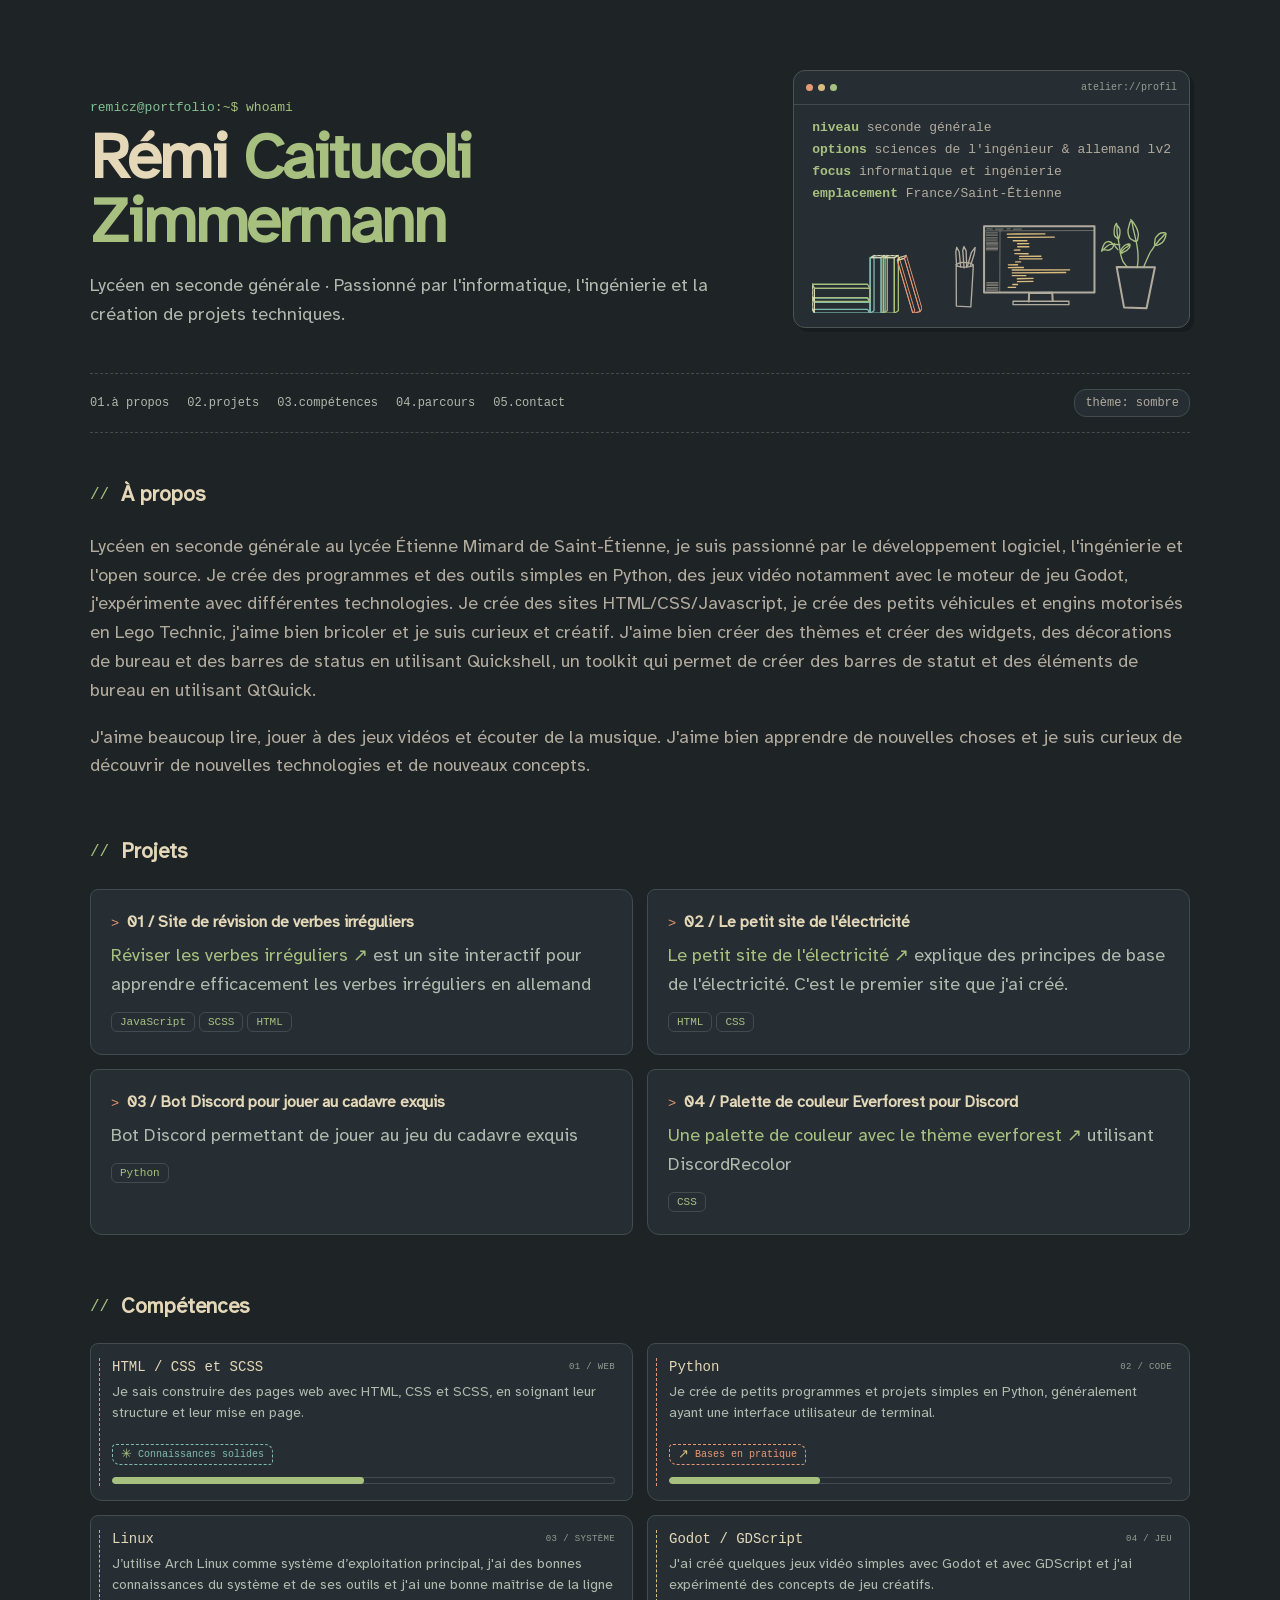
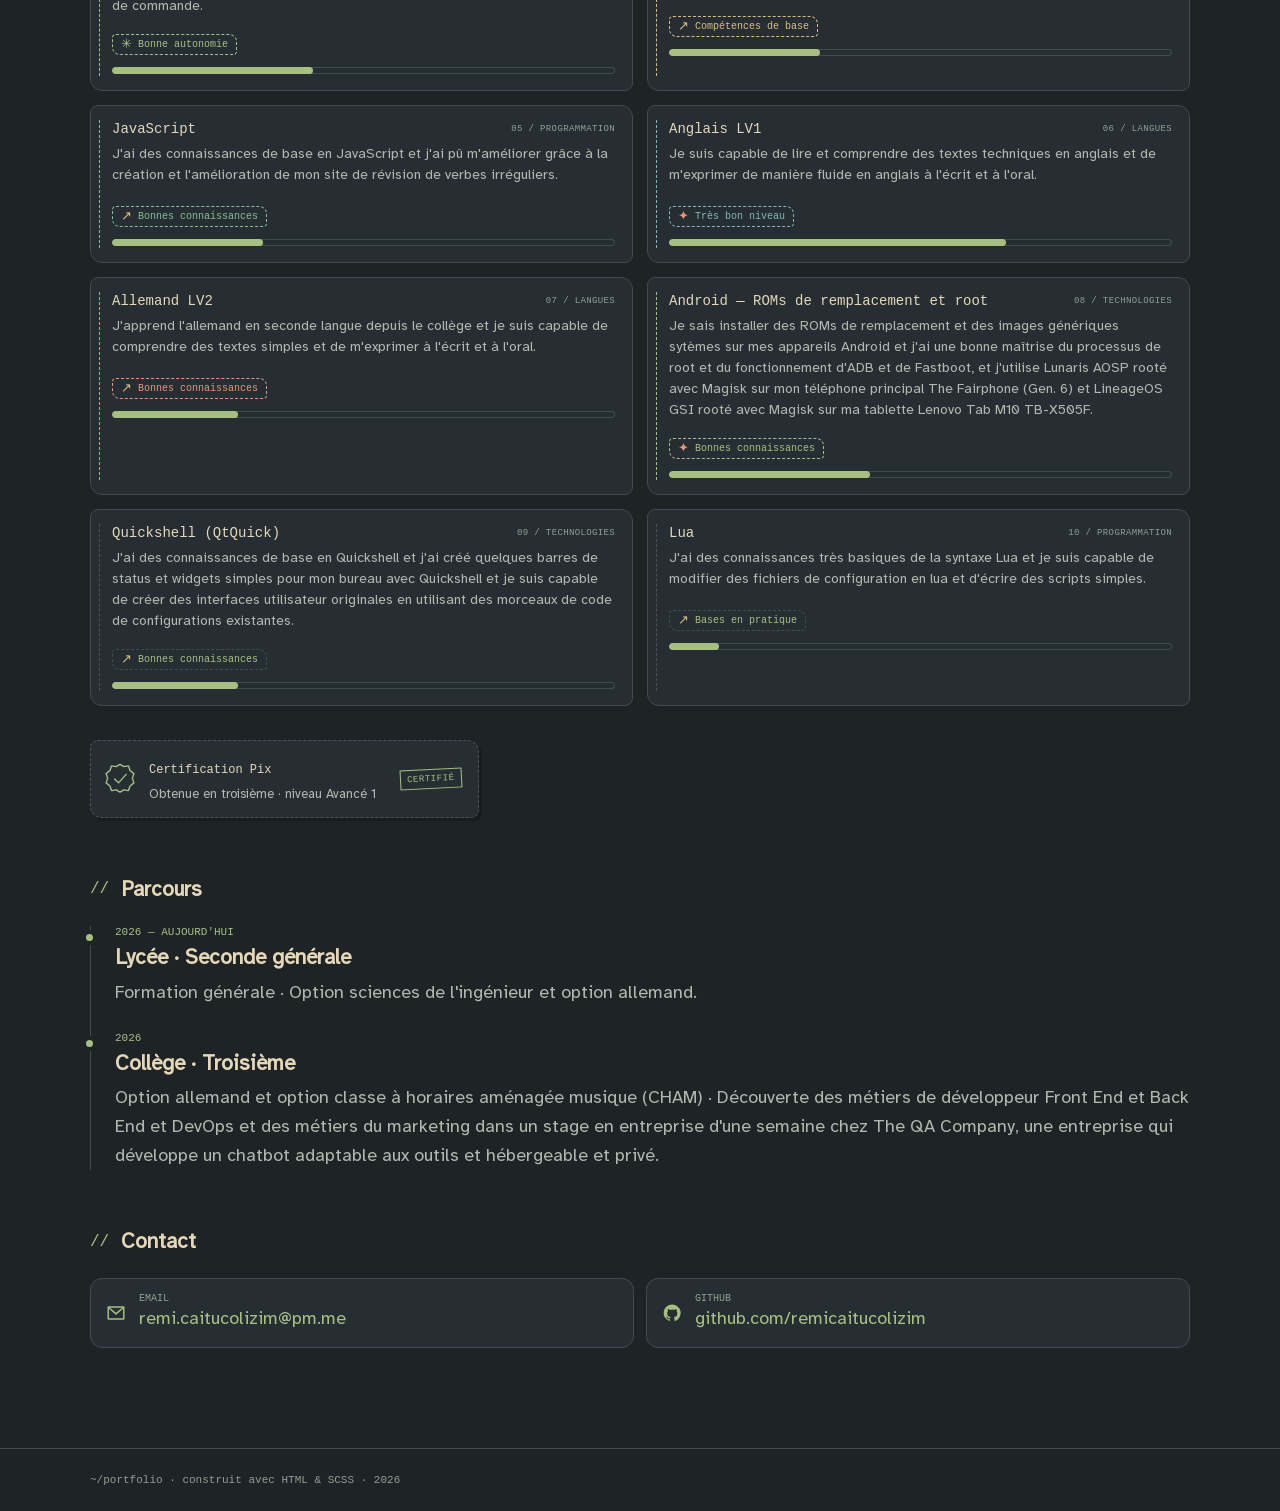
<file: index.html>
<!doctype html><html lang="fr"><meta charset="utf-8"><meta content="width=device-width,initial-scale=1" name="viewport"><title>Rémi Caitucoli Zimmermann — ~/CV</title><meta content="CV de Rémi Caitucoli Zimmermann, lycéen passionné par l'informatique, l'ingénierie et les projets techniques." name="description"><meta content="Rémi Caitucoli Zimmermann, CV, lycéen, informatique, HTML, Linux" name="keywords"><meta content="Rémi Caitucoli Zimmermann" name="author"><meta content="Rémi Caitucoli Zimmermann — ~/CV" property="og:title"><meta content="CV de Rémi Caitucoli Zimmermann, lycéen passionné par l'informatique, l'ingénierie et les projets techniques." property="og:description"><meta content="https://remicaitucolizim.github.io/meta-preview.png" property="og:image"><meta content="https://remicaitucolizim.github.io" property="og:url"><meta content="website" property="og:type"><link href="fonts/atkinson-hyperlegible-minimal-400-normal.woff2" rel="preload" as="font" crossorigin type="font/woff2"><style>@font-face{font-family:"Atkinson Hyperlegible Minimal";src:url(fonts/atkinson-hyperlegible-minimal-400-normal.woff2) format("woff2");font-weight:400;font-style:normal;font-display:swap}@font-face{font-family:"Atkinson Hyperlegible Full";src:url(fonts/atkinson-hyperlegible-full-400-normal.woff2) format("woff2");font-weight:400;font-style:normal;font-display:swap}:root{--bg:#1e2326;--bg-soft:#272e33;--card:#272e33;--card-hover:#2e383c;--text:#b1ab9e;--text-strong:#e4d8b8;--muted:#b0b9ad;--subtle:#929e91;--green:#a7c080;--green-dark:#83a598;--blue:#7fbbb3;--aqua:#83c092;--orange:#e69875;--yellow:#dbbc7f;--border:#414b50;--border-strong:#4b5452;--shadow:#171c1f;--radius:12px;--max:1100px;--mono:"SFMono-Regular","Cascadia Code","Roboto Mono",Consolas,monospace;--sans:"Atkinson Hyperlegible Minimal",Verdana,Ubuntu,Inter,ui-sans-serif,system-ui,-apple-system,BlinkMacSystemFont,"Segoe UI",sans-serif;color-scheme:dark}.font-full{--sans:"Atkinson Hyperlegible Full",Verdana,Ubuntu,Inter,ui-sans-serif,system-ui,-apple-system,BlinkMacSystemFont,"Segoe UI",sans-serif}[data-theme=light]{--bg:#eae7da;--bg-soft:#d1d4c6;--card:#e8e4d6;--card-hover:#dbd6c4;--text:#46534d;--text-strong:#2f4037;--muted:#56645c;--subtle:#607066;--green:#4c7049;--green-dark:#426342;--blue:#3d718d;--aqua:#356f62;--orange:#a4513b;--yellow:#86651e;--border:#bcbea9;--border-strong:#959a80;--shadow:#c3c8ba;color-scheme:light}*{box-sizing:border-box}body{margin:0;background:var(--bg);color:var(--text);font:18px/1.6 var(--sans);animation:page-enter .55s ease-out both;transition:background-color .3s ease,color .3s ease}@keyframes page-enter{from{opacity:0;transform:translateY(8px)}to{opacity:1;transform:translateY(0)}}a{color:var(--green);text-decoration:none}a:hover{color:var(--green-dark)}.terminal,.card,.skill,#theme-toggle,.contact a{border:1px solid var(--border);border-radius:var(--radius);background:var(--card)}::selection{color:var(--bg);background:var(--green-dark)}a:focus-visible,#theme-toggle:focus-visible{outline:2px solid var(--green);outline-offset:3px}.container{width:min(100% - 32px,var(--max));margin:auto}header{position:relative;padding:70px 0 0}.hero{display:grid;grid-template-columns:1fr auto;gap:30px;align-items:end;padding-bottom:45px;border-bottom:1px dashed var(--border)}.eyebrow{margin:0 0 10px;color:var(--green);font:13px var(--mono)}.eyebrow__prompt{color:var(--aqua)}h1{margin:0;color:var(--text-strong);font-size:clamp(30px,5vw,68px);line-height:1;letter-spacing:-2px}h1 span{color:var(--green)}.subtitle{max-width:620px;margin:18px 0 0;color:var(--muted);font-size:18px}nav{display:flex;flex-wrap:wrap;align-items:center;gap:18px;padding:15px 0;border-bottom:1px dashed var(--border);font:12px var(--mono)}nav a{color:var(--muted)}main{padding:45px 0}section{margin-bottom:55px}.section-head{display:flex;align-items:center;gap:12px;margin-bottom:20px}.section-head:before{content:"//";color:var(--green);font:16px var(--mono)}h2{margin:0;color:var(--text-strong);font-size:21px}footer{padding:25px 0;border-top:1px solid var(--border);color:var(--subtle);font:11px var(--mono)}.terminal{overflow:hidden;min-width:245px;padding:0 18px 14px;border-color:var(--border-strong);box-shadow:4px 4px 0 var(--shadow);font:13px/1.7 var(--mono)}.terminal__bar{display:flex;justify-content:space-between;align-items:center;gap:12px;margin:0 -18px 12px;padding:8px 12px;border-bottom:1px solid var(--border);color:var(--subtle);font-size:10px}.terminal__lights{display:flex;gap:5px}.terminal__lights i{width:7px;height:7px;border-radius:50%;background:var(--orange)}.terminal__lights i:nth-child(2){background:var(--yellow)}.terminal__lights i:nth-child(3){background:var(--green)}.terminal__details{padding-bottom:2px}.terminal__illustrations{display:flex;justify-content:space-between;align-items:flex-end;gap:8px;margin-top:8px}.terminal__books{display:block;width:36%;max-width:110px;flex:0 1 36%}.terminal__drawing{display:block;width:68%;max-width:220px;flex:0 1 68%}.terminal b{color:var(--green)}.drawing-ink,.drawing-accent,.drawing-detail,.book-lines,.book-page{fill:none;stroke-linecap:round;stroke-linejoin:round}.drawing-ink{stroke:var(--text)}.drawing-accent{stroke:var(--green);stroke-width:2}.drawing-detail{stroke:var(--yellow)}.book-detail{stroke:var(--subtle);stroke-width:.8}.book-page{stroke:var(--text-strong);stroke-width:1.4}.book-lines{stroke:currentColor;stroke-width:1.6;stroke-linecap:round;stroke-linejoin:round}.book-lines--blue{color:var(--blue)}.book-lines--green{color:var(--green)}.book-lines--orange{color:var(--orange)}#theme-toggle{margin-left:auto;padding:6px 10px;color:var(--text);cursor:pointer;font:12px var(--mono)}#theme-toggle:hover{background:var(--card-hover);border-color:var(--border-strong)}.grid{display:grid;grid-template-columns:repeat(2,1fr);gap:14px}.grid .card:hover{transform:translateY(-4px) rotate(-.25deg);border-color:var(--border-strong);background:var(--card-hover);box-shadow:4px 5px 0 var(--shadow)}.grid .card:focus-visible{outline:2px solid var(--green);outline-offset:3px}.card{height:100%;border-radius:8px 12px 9px 12px;padding:20px;transition:transform .22s ease,box-shadow .22s ease,border-color .22s ease,background-color .22s ease}.card h3{margin:0 0 6px;color:var(--text-strong);font-size:16px}.card h3::before{color:var(--orange);content:"> ";font:.85em var(--mono)}.card p{margin:5px 0;color:var(--muted)}.highlight{color:var(--green)}.tag{display:inline-block;margin:8px 4px 0 0;padding:3px 8px;border:1px solid var(--border);border-radius:6px;color:var(--green);font:11px var(--mono);transition:color .2s ease,border-color .2s ease,transform .2s ease}.card:hover .tag{transform:translateY(-1px);border-color:var(--green)}.timeline{padding-left:24px;border-left:1px solid var(--border)}.item{position:relative;margin-bottom:25px}.item:before{position:absolute;top:8px;left:-29px;width:7px;height:7px;border-radius:50%;background:var(--green);box-shadow:0 0 0 4px var(--bg);content:""}.item h3{margin:3px 0;color:var(--text-strong)}.item p{margin:0;color:var(--muted)}.date{color:var(--green);font:11px var(--mono)}.skills{display:grid;grid-template-columns:repeat(2,1fr);gap:14px}.skill{position:relative;overflow:hidden;border-radius:8px 12px 8px 12px;padding:15px 17px 16px 21px;box-shadow:inset 0 0 0 1px var(--bg-soft);transition:transform .2s ease,border-color .2s ease,background-color .2s ease}.skill::before{position:absolute;top:14px;bottom:14px;left:8px;border-left:1px dashed var(--skill-accent,var(--border-strong));content:""}.skill:hover{transform:translateY(-3px);border-color:var(--skill-accent,var(--green));background:var(--card-hover)}.skill:hover .skill-bar span{filter:brightness(1.12)}.skill--web{--skill-accent:var(--blue)}.skill--python{--skill-accent:var(--orange)}.skill--linux{--skill-accent:var(--green)}.skill--godot{--skill-accent:var(--yellow)}.skill--javascript{--skill-accent:var(--aqua)}.skill--english{--skill-accent:var(--blue)}.skill--german{--skill-accent:var(--orange)}.skill--androidrom{--skill-accent:var(--green)}.skill--30{--level:30%}.skill--50{--level:50%}.skill--67{--level:67%}.skill--40{--level:40%}.skill--25{--level:25%}.skill--20{--level:20%}.skill--10{--level:10%}.skill-head{display:flex;align-items:center;gap:10px;margin-bottom:6px}.skill-name{color:var(--text-strong);font:14px var(--mono)}.skill-index{margin-left:auto;color:var(--subtle);font:9px var(--mono);letter-spacing:.04em}.skill-description{min-height:3.2em;margin:0 0 12px;color:var(--muted);font-size:14px;line-height:1.5}.skill-level{display:inline-flex;align-items:center;gap:6px;margin-bottom:12px;padding:3px 8px;border:1px dashed var(--skill-accent,var(--border));border-radius:4px 8px 4px 8px;color:var(--skill-accent,var(--green));font:10px var(--mono)}.skill-level__mark{font-size:13px;line-height:1}.skill-level--solid .skill-level__mark{color:var(--green)}.skill-level--learning .skill-level__mark{color:var(--yellow)}.skill-level--advanced .skill-level__mark{color:var(--orange)}.skill-bar{height:7px;overflow:hidden;border-radius:99px;background:var(--bg-soft);box-shadow:inset 0 0 0 1px var(--border)}.skill-bar span{display:block;width:var(--level);height:100%;border-radius:inherit;background:var(--green);transition:filter .2s ease}.skill-note{display:flex;width:fit-content;align-items:center;gap:12px;margin-top:20px;padding:12px 16px 12px 12px;border:1px dashed var(--border-strong);border-radius:8px 12px 8px 12px;background:var(--card);box-shadow:3px 3px 0 var(--shadow)}.skill-note__drawing{width:34px;height:34px;flex:0 0 auto;fill:none;stroke:var(--green);stroke-linecap:round;stroke-linejoin:round;stroke-width:1.8}.skill-note strong{color:var(--text-strong);font:12px var(--mono)}.skill-note p{margin:2px 0 0;color:var(--muted);font-size:13px}.skill-note__stamp{margin-left:12px;padding:4px 6px;transform:rotate(-3deg);border:1px solid var(--green);color:var(--green);font:9px var(--mono);letter-spacing:.06em}.contact{display:grid;grid-template-columns:repeat(2,minmax(0,1fr));gap:12px}.contact a{display:flex;align-items:center;gap:12px;padding:14px;transition:transform .2s ease,border-color .2s ease,background-color .2s ease}.contact a:hover{transform:translateY(-3px);border-color:var(--green);background:var(--card-hover)}.contact small{display:block;color:var(--subtle);font:10px var(--mono)}.contact__icon{width:22px;height:22px;flex:0 0 auto;fill:none;stroke:var(--green);stroke-linecap:round;stroke-linejoin:round;stroke-width:1.6}.contact a:last-child .contact__icon{fill:var(--green);stroke:none}@media(prefers-reduced-motion:reduce){*,*::before,*::after{scroll-behavior:auto!important;animation-duration:.01ms!important;animation-iteration-count:1!important;transition-duration:.01ms!important}}@media(max-width:700px){header{padding-top:45px}.hero{grid-template-columns:1fr;padding-bottom:30px}.terminal{min-width:0}.terminal__books{width:26%}.terminal__drawing{width:68%}.grid,.skills,.contact{grid-template-columns:1fr}main{padding-top:32px}#theme-toggle{margin-left:0}}</style><header><div class="container hero"><div><p class="eyebrow"><span class="eyebrow__prompt">remicz@portfolio</span>:~$ whoami<h1>Rémi <span>Caitucoli Zimmermann</span></h1><p class="subtitle">Lycéen en seconde générale · Passionné par l'informatique, l'ingénierie et la création de projets techniques.</div><div class="terminal"><div class="terminal__bar" aria-hidden="true"><span class="terminal__lights"><i></i><i></i><i></i></span> <span>atelier://profil</span></div><div class="terminal__details"><div><b>niveau</b> seconde générale</div><div><b>options</b> sciences de l'ingénieur & allemand lv2</div><div><b>focus</b> informatique et ingénierie</div><div><b>emplacement</b> France/Saint-Étienne</div></div><div class="terminal__illustrations" aria-label="Illustration dessinée de livres et d'un bureau avec écran, pot à crayons et plante" role="img"><svg aria-hidden="true" class="terminal__books" viewBox="0 0 137.84 113.62" focusable="false"><g class="book-lines book-lines--blue" transform="matrix(.9938 0 0 .9938 -443.73 -843.36)"><path d="m519.64 962.36 5.0803-3v-70l-5.0803 3z"/><path d="m520 892.36h13.606v70h-13.606z"/><path d="m533.64 710 5.0803-3v-70l-5.0803 3z" transform="translate(0 252.36)"/><path d="m520.99 892.36 4.1082-2.5853h12.895l-4.3007 2.5853z" class="book-page"/><path d="m527.6875 889.7684-1.7188 1.0938h.2188l1.7188-1.0938h-.2188zm1.0313 0-1 .625h.2188l1-.625h-.2188zm4.8438 0-.5.3125h.2188l.5-.3125h-.2188zm1.7188 0-1.8125 1.1563h.2188l1.8125-1.1563h-.2188z" class="book-detail"/></g><g class="book-lines book-lines--green" transform="matrix(.9938 0 0 .9938 -427.18 -843.36)"><path d="m519.64 962.36 5.0803-3v-70l-5.0803 3z"/><path d="m520 892.36h13.606v70h-13.606z"/><path d="m533.64 710 5.0803-3v-70l-5.0803 3z" transform="translate(0 252.36)"/><path d="m520.99 892.36 4.1082-2.5853h12.895l-4.3007 2.5853z" class="book-page"/><path d="m527.6875 889.7684-1.7188 1.0938h.2188l1.7188-1.0938h-.2188zm1.0313 0-1 .625h.2188l1-.625h-.2188zm4.8438 0-.5.3125h.2188l.5-.3125h-.2188zm1.7188 0-1.8125 1.1563h.2188l1.8125-1.1563h-.2188z" class="book-detail"/></g><g class="book-lines book-lines--orange" transform="matrix(.65455 -.19206 .27981 .95359 -483.07 -704.28)"><path d="m519.64 962.36 5.0803-3v-70l-5.0803 3z"/><path d="m520 892.36h13.606v70h-13.606z"/><path d="m520.99 892.36 4.1082-2.5853h12.895l-4.3007 2.5853z" class="book-page"/><path d="m533.38 962.46 5.0803-3v-70l-5.0803 3z"/><path d="m527.6875 889.7684-1.7188 1.0938h.2188l1.7188-1.0938h-.2188zm1.0313 0-1 .625h.2188l1-.625h-.2188zm4.8438 0-.5.3125h.2188l.5-.3125h-.2188zm1.7188 0-1.8125 1.1563h.2188l1.8125-1.1563h-.2188z" class="book-detail"/></g><g class="book-lines book-lines--blue" transform="matrix(0 -.9938 .9938 0 -883.85 629.67)"><path d="m519.64 962.36 5.0803-3v-70l-5.0803 3z"/><path d="m520 892.36h13.606v70h-13.606z"/><path d="m533.64 710 5.0803-3v-70l-5.0803 3z" transform="translate(0 252.36)"/><path d="m520.99 892.36 4.1082-2.5853h12.895l-4.3007 2.5853z" class="book-page"/><path d="m527.6875 889.7684-1.7188 1.0938h.2188l1.7188-1.0938h-.2188zm1.0313 0-1 .625h.2188l1-.625h-.2188zm4.8438 0-.5.3125h.2188l.5-.3125h-.2188zm1.7188 0-1.8125 1.1563h.2188l1.8125-1.1563h-.2188z" class="book-detail"/></g><g class="book-lines book-lines--green" transform="matrix(0 -.9938 .9938 0 -883.85 615.06)"><path d="m519.64 962.36 5.0803-3v-70l-5.0803 3z"/><path d="m520 892.36h16.583v70h-16.583z"/><path d="m520.99 892.36 5.0212-2.5853h15.761l-5.2565 2.5853z" class="book-page"/><path d="m536.58 962.36 5.0803-3v-70l-5.0803 3z"/><path d="m527.6875 889.7684-1.7188 1.0938h.2188l1.7188-1.0938h-.2188zm1.0313 0-1 .625h.2188l1-.625h-.2188zm4.8438 0-.5.3125h.2188l.5-.3125h-.2188zm1.7188 0-1.8125 1.1563h.2188l1.8125-1.1563h-.2188z" class="book-detail"/></g></svg><svg aria-hidden="true" class="terminal__drawing" viewBox="112 184 328 146" focusable="false"><path d="M 358.947 261.435 L 369.987 321.822 L 403.524 322.934 L 416.011 261.928 L 358.947 261.435 Z" class="drawing-ink" stroke-width="3"/><path d="M 120.003 319.823 L 119.708 257.819 C 118.082 262.956 144.098 262.572 145.029 258.461 C 145.959 254.352 141.541 321.077 141.541 321.077 L 120.003 319.823 Z" class="drawing-ink" stroke-width="2"/><path d="M 126.381 261.531 L 124.205 238.793 L 120.526 232.129 L 119.132 239.072 L 120.272 258.483" class="drawing-ink" stroke-width="2"/><path d="M 148.027 232.368 L 142.113 253.093 L 136.557 260.352 L 137.799 251.174 L 143.629 232.575" class="drawing-ink" stroke-width="2" style="transform-box: fill-box; transform-origin: 50% 50%" transform="matrix(-1, 0, 0, -1, 0.000027, 0.000058)"/><path d="M 135.427 262.02 L 134.518 237.113 L 131.275 230.937 L 129.544 237.012 L 131.465 262.886" class="drawing-ink" stroke-width="2"/><path d="M 119.73 258.037 C 120.292 258.771 121.184 256.816 122.063 256.523 C 122.516 256.373 122.98 256.22 123.453 256.067" class="drawing-ink" stroke-width="2"/><path d="M 123.453 256.067 C 124.918 255.593 126.46 255.13 128.036 254.842 C 132.576 254.013 137.228 255.386 141.523 255.995 C 142.492 256.133 143.98 258.04 144.692 258.04" class="drawing-ink" stroke-width="2"/><rect class="drawing-ink" height="5.009" stroke-width="2" width="83.295" x="204.501" y="312.654"/><polyline class="drawing-ink" points="228.002 313.023 228.435 300.389 262.974 299.941 263.615 312.392" stroke-width="3"/><rect class="drawing-ink" height="98.787" stroke-width="3" width="164.632" x="161.28" y="200.679"/><path d="M 399.13 261.859 C 401.352 256.072 404.235 249.851 406.723 244.403 C 407.624 242.43 408.785 239.451 410.194 237.868 C 412.074 235.754 413.523 232.959 415.151 230.54 C 416.779 228.121 419.765 225.579 420.997 223.278 C 423.022 219.494 427.864 217.443 429.673 213.623 C 430.034 212.86 432.757 212.225 432.582 211.303 C 432.373 210.204 425.838 210.506 424.885 210.825 C 420.372 212.334 419.876 215.131 416.949 218.071 C 415.742 219.284 416.594 222.273 415.877 223.594 C 415.499 224.292 415.382 228.344 415.882 228.989 C 416.847 230.236 421.919 227.937 423.015 227.638 C 428.663 226.097 432.617 216.983 432.617 211.575" class="drawing-accent" stroke-width="3"/><path d="M 389.149 262.25 C 390.331 261.304 390.028 258.186 390.319 256.726 C 391.074 252.947 390.857 248.493 390.857 244.452 C 390.857 231.685 387.042 218.277 384.063 206.364 C 382.966 201.974 382.85 196.547 381.029 192.316 C 380.887 191.986 379.503 193.779 379.45 193.867 C 377.817 196.581 377.589 200.403 376.549 203.543 C 374.829 208.739 376.678 219.367 382.257 221.232 C 384.371 221.939 386.074 223.905 388.68 223.296 C 391.074 222.736 390.546 216.741 391.172 214.869 C 391.743 213.162 391.08 211.339 390.776 209.671 C 389.934 205.059 386.392 199.034 383.819 195.168 C 383.259 194.327 380.786 190.883 379.891 190.883" class="drawing-accent" stroke-width="3"/><path d="M 375.733 261.789 C 374.653 261.531 373.754 260.222 373.034 259.492 C 369.249 255.656 366.686 250.982 365.557 245.297 C 363.355 234.202 362.013 222.316 359.824 211.348 C 358.897 206.705 360.358 200.881 358.907 196.598 C 358.698 195.982 357.88 197.495 357.675 198.113 C 357.297 199.254 356.304 200.257 356.079 201.393 C 355.178 205.93 353.908 215.108 358.499 217.468 C 359.054 217.753 360.697 220.13 361.54 219.843 C 362.821 219.407 362.919 216.231 363.2 215.109 C 363.994 211.939 364.168 207.223 363.199 204.197 C 362.53 202.108 360.33 200.631 359.326 198.613" class="drawing-accent" stroke-width="3"/><path d="M 364.293 240.386 C 364.871 234.336 369.776 229.028 374.096 227.834 C 375.01 227.582 377.948 226.68 378.724 227.837 C 379.516 229.018 377.826 232.83 377.381 233.447 C 375.036 236.697 372.807 238.231 369.255 239.444 C 367.86 239.92 365.897 241.675 364.54 240.111 C 364.375 239.922 364.953 239.938 365.146 239.806 C 365.441 239.601 365.859 239.173 366.128 238.926 C 367.137 237.999 367.933 236.729 368.91 235.713 C 370.288 234.282 371.285 233.403 372.901 232.511 C 374.785 231.473 376.545 229.629 378.178 228.213" class="drawing-accent" stroke-width="3"/><path d="M 363.909 228.482 C 358.286 228.482 351.274 225.262 346.05 229.483 C 343.838 231.272 341.691 233.01 339.576 234.968 C 339.099 235.407 337.907 236.065 337.585 236.718 C 337.562 236.763 336.687 238.044 336.686 237.98 C 336.666 236.414 338.053 232.74 338.533 231.317 C 341.928 221.242 349.275 221.876 354.336 228.23 C 354.857 228.885 352.879 233.269 352.514 233.449 C 350.106 234.622 348.014 237.686 344.904 236.468 C 342.67 235.593 339.831 235.596 337.583 235.596" class="drawing-accent" stroke-width="3"/><path d="M 360.865 235.667 C 359.124 233.584 355.246 229.885 355.246 226.347" class="drawing-accent" stroke-width="3"/><line class="drawing-detail" x1="195.84" x2="252.127" y1="212.487" y2="212.066" stroke-width="2"/><line class="drawing-detail" x1="196.744" x2="266.022" y1="217.454" y2="217.001" stroke-width="2"/><line class="drawing-detail" x1="204.81" x2="225.129" y1="222.361" y2="222.439" stroke-width="2"/><line class="drawing-detail" x1="211.302" x2="228.025" y1="226.887" y2="226.633" stroke-width="2"/><line class="drawing-detail" x1="211.437" x2="228.07" y1="231.32" y2="231.397" stroke-width="2"/><line class="drawing-detail" x1="206.335" x2="214.615" y1="236.283" y2="236.196" stroke-width="2"/><line class="drawing-detail" x1="207.254" x2="226.971" y1="241.674" y2="241.732" stroke-width="2"/><line class="drawing-detail" x1="214.25" x2="246.107" y1="245.572" y2="245.521" stroke-width="2"/><line class="drawing-detail" x1="214.008" x2="247.692" y1="249.373" y2="249.329" stroke-width="2"/><line class="drawing-detail" x1="208.409" x2="215.817" y1="253.897" y2="253.832" stroke-width="2"/><line class="drawing-detail" x1="197.589" x2="211.206" y1="258.268" y2="258.226" stroke-width="2"/><line class="drawing-detail" x1="197.501" x2="220.018" y1="262.396" y2="262.259" stroke-width="2"/><line class="drawing-detail" x1="203.256" x2="288.898" y1="266.012" y2="265.712" stroke-width="2"/><line class="drawing-detail" x1="203.386" x2="282.975" y1="270.275" y2="269.757" stroke-width="2"/><line class="drawing-detail" x1="203.457" x2="223.491" y1="274.485" y2="274.506" stroke-width="2"/><line class="drawing-detail" x1="210.871" x2="234.261" y1="279.009" y2="278.597" stroke-width="2"/><line class="drawing-detail" x1="211.126" x2="234.11" y1="283.374" y2="283.08" stroke-width="2"/><line class="drawing-detail" x1="204.126" x2="211.203" y1="287.677" y2="287.668" stroke-width="2"/><line class="drawing-detail" x1="197.3" x2="208.26" y1="291.949" y2="291.92" stroke-width="2"/><line class="drawing-ink" x1="162.582" x2="325.145" y1="207.679" y2="207.154" stroke-width="0.75"/><line class="drawing-ink" x1="165.428" x2="173.582" y1="204.704" y2="204.906"/><line class="drawing-ink" x1="178.369" x2="189.426" y1="204.992" y2="204.953"/><line class="drawing-ink" x1="195.356" x2="200.237" y1="204.794" y2="204.706"/><line class="drawing-ink" x1="205.14" x2="217.051" y1="205.095" y2="204.942"/><line class="drawing-ink" x1="185.136" x2="184.636" y1="207.612" y2="299.285" stroke-width="0.75"/><line class="drawing-ink" x1="164.441" x2="181.252" y1="210.321" y2="210.312" stroke-width="0.75"/><line class="drawing-ink" x1="164.328" x2="181.139" y1="212.537" y2="212.528" stroke-width="0.75"/><line class="drawing-ink" x1="164.5" x2="181.311" y1="214.489" y2="214.48" stroke-width="0.75"/><line class="drawing-ink" x1="164.499" x2="181.31" y1="217.546" y2="217.537" stroke-width="0.75"/><line class="drawing-ink" x1="164.26" x2="181.072" y1="219.729" y2="219.72" stroke-width="0.75"/><line class="drawing-ink" x1="164.012" x2="180.823" y1="221.68" y2="221.671" stroke-width="0.75"/><line class="drawing-ink" x1="164.907" x2="181.718" y1="224.615" y2="224.606"/><line class="drawing-ink" x1="164.794" x2="181.605" y1="226.831" y2="226.822"/><line class="drawing-ink" x1="164.966" x2="181.777" y1="228.783" y2="228.774"/><line class="drawing-ink" x1="164.965" x2="181.776" y1="231.84" y2="231.831"/><line class="drawing-ink" x1="164.726" x2="181.538" y1="234.023" y2="234.014"/><line class="drawing-ink" x1="164.478" x2="181.289" y1="235.974" y2="235.965"/><line class="drawing-ink" x1="165.281" x2="182.092" y1="284.831" y2="284.822"/><line class="drawing-ink" x1="165.168" x2="181.979" y1="287.047" y2="287.038"/><line class="drawing-ink" x1="165.34" x2="182.151" y1="288.999" y2="288.99"/><line class="drawing-ink" x1="165.339" x2="182.15" y1="292.056" y2="292.047"/><line class="drawing-ink" x1="165.1" x2="181.912" y1="294.239" y2="294.23"/><line class="drawing-ink" x1="164.852" x2="181.663" y1="296.19" y2="296.181"/></svg></div></div></div></header><nav class="container"><a href="#about">01.à propos</a> <a href="#projects">02.projets</a> <a href="#skills">03.compétences</a> <a href="#education">04.parcours</a> <a href="#contact">05.contact</a><button aria-label="Changer de thème" id="theme-toggle">thème: sombre</button></nav><main class="container"><section id="about"><div class="section-head"><h2>À propos</h2></div><p>Lycéen en seconde générale au lycée Étienne Mimard de Saint-Étienne, je suis passionné par le développement logiciel, l'ingénierie et l'open source. Je crée des programmes et des outils simples en Python, des jeux vidéo notamment avec le moteur de jeu Godot, j'expérimente avec différentes technologies. Je crée des sites HTML/CSS/Javascript, je crée des petits véhicules et engins motorisés en Lego Technic, j'aime bien bricoler et je suis curieux et créatif. J'aime bien créer des thèmes et créer des widgets, des décorations de bureau et des barres de status en utilisant Quickshell, un toolkit qui permet de créer des barres de statut et des éléments de bureau en utilisant QtQuick.<p>J'aime beaucoup lire, jouer à des jeux vidéos et écouter de la musique. J'aime bien apprendre de nouvelles choses et je suis curieux de découvrir de nouvelles technologies et de nouveaux concepts.</section><section id="projects"><div class="section-head"><h2>Projets</h2></div><div class="grid"><a href="https://verbes-irreguliers.github.io/verbes-irreguliers/" rel="noreferrer" target="_blank"><article class="card"><h3>01 / Site de révision de verbes irréguliers</h3><p><span class="highlight">Réviser les verbes irréguliers ↗</span> est un site interactif pour apprendre efficacement les verbes irréguliers en allemand</p><span class="tag">JavaScript</span><span class="tag">SCSS</span><span class="tag">HTML</span></article></a><a href="https://rcz2011.github.io/sitelectric/" rel="noreferrer" target="_blank"><article class="card"><h3>02 / Le petit site de l'électricité</h3><p><span class="highlight">Le petit site de l'électricité ↗</span> explique des principes de base de l'électricité. C'est le premier site que j'ai créé.</p><span class="tag">HTML</span><span class="tag">CSS</span></article></a><article class="card"><h3>03 / Bot Discord pour jouer au cadavre exquis</h3><p>Bot Discord permettant de jouer au jeu du cadavre exquis</p><span class="tag">Python</span></article><a href="https://github.com/rcz45678/betterdiscord-everforest"><article class="card"><h3>04 / Palette de couleur Everforest pour Discord</h3><p><span class="highlight">Une palette de couleur avec le thème everforest ↗</span> utilisant DiscordRecolor</p><span class="tag">CSS</span></article></a></div></section><section id="skills"><div class="section-head"><h2>Compétences</h2></div><div class="skills"><article class="skill skill--50 skill--web"><div class="skill-head"><span class="skill-name">HTML / CSS et SCSS</span><span class="skill-index">01 / WEB</span></div><p class="skill-description">Je sais construire des pages web avec HTML, CSS et SCSS, en soignant leur structure et leur mise en page.<div class="skill-level skill-level--solid"><span class="skill-level__mark" aria-hidden="true">✳</span>Connaissances solides</div><div class="skill-bar" aria-label="Niveau en HTML et CSS" role="progressbar" aria-valuemax="100" aria-valuemin="0" aria-valuenow="75"><span></span></div></article><article class="skill skill--30 skill--python"><div class="skill-head"><span class="skill-name">Python</span><span class="skill-index">02 / CODE</span></div><p class="skill-description">Je crée de petits programmes et projets simples en Python, généralement ayant une interface utilisateur de terminal.<div class="skill-level skill-level--learning"><span class="skill-level__mark" aria-hidden="true">↗</span>Bases en pratique</div><div class="skill-bar" aria-label="Niveau en Python" role="progressbar" aria-valuemax="100" aria-valuemin="0" aria-valuenow="35"><span></span></div></article><article class="skill skill--40 skill--linux"><div class="skill-head"><span class="skill-name">Linux</span><span class="skill-index">03 / SYSTÈME</span></div><p class="skill-description">J’utilise Arch Linux comme système d’exploitation principal, j'ai des bonnes connaissances du système et de ses outils et j'ai une bonne maîtrise de la ligne de commande.<div class="skill-level skill-level--solid"><span class="skill-level__mark" aria-hidden="true">✳</span>Bonne autonomie</div><div class="skill-bar" aria-label="Niveau en Linux" role="progressbar" aria-valuemax="100" aria-valuemin="0" aria-valuenow="67"><span></span></div></article><article class="skill skill--30 skill--godot"><div class="skill-head"><span class="skill-name">Godot / GDScript</span><span class="skill-index">04 / JEU</span></div><p class="skill-description">J'ai créé quelques jeux vidéo simples avec Godot et avec GDScript et j'ai expérimenté des concepts de jeu créatifs.<div class="skill-level skill-level--learning"><span class="skill-level__mark" aria-hidden="true">↗</span>Compétences de base</div><div class="skill-bar" aria-label="Niveau en Godot et GDScript" role="progressbar" aria-valuemax="100" aria-valuemin="0" aria-valuenow="50"><span></span></div></article><article class="skill skill--30 skill--javascript"><div class="skill-head"><span class="skill-name">JavaScript</span><span class="skill-index">05 / PROGRAMMATION</span></div><p class="skill-description">J'ai des connaissances de base en JavaScript et j'ai pû m'améliorer grâce à la création et l'amélioration de mon site de révision de verbes irréguliers.<div class="skill-level skill-level--learning"><span class="skill-level__mark" aria-hidden="true">↗</span>Bonnes connaissances</div><div class="skill-bar" aria-label="Niveau en JavaScript" role="progressbar" aria-valuemax="100" aria-valuemin="0" aria-valuenow="50"><span></span></div></article><article class="skill skill--67 skill--english"><div class="skill-head"><span class="skill-name">Anglais LV1</span><span class="skill-index">06 / LANGUES</span></div><p class="skill-description">Je suis capable de lire et comprendre des textes techniques en anglais et de m'exprimer de manière fluide en anglais à l'écrit et à l'oral.<div class="skill-level skill-level--advanced"><span class="skill-level__mark" aria-hidden="true">✦</span>Très bon niveau</div><div class="skill-bar" aria-label="Niveau en anglais" role="progressbar" aria-valuemax="100" aria-valuemin="0" aria-valuenow="90"><span></span></div></article><article class="skill skill--25 skill--german"><div class="skill-head"><span class="skill-name">Allemand LV2</span><span class="skill-index">07 / LANGUES</span></div><p class="skill-description">J'apprend l'allemand en seconde langue depuis le collège et je suis capable de comprendre des textes simples et de m'exprimer à l'écrit et à l'oral.<div class="skill-level skill-level--learning"><span class="skill-level__mark" aria-hidden="true">↗</span>Bonnes connaissances</div><div class="skill-bar" aria-label="Niveau en allemand" role="progressbar" aria-valuemax="100" aria-valuemin="0" aria-valuenow="35"><span></span></div></article><article class="skill skill--40 skill--androidrom"><div class="skill-head"><span class="skill-name">Android — ROMs de remplacement et root</span><span class="skill-index">08 / TECHNOLOGIES</span></div><p class="skill-description">Je sais installer des ROMs de remplacement et des images génériques sytèmes sur mes appareils Android et j'ai une bonne maîtrise du processus de root et du fonctionnement d'ADB et de Fastboot, et j'utilise Lunaris AOSP rooté avec Magisk sur mon téléphone principal The Fairphone (Gen. 6) et LineageOS GSI rooté avec Magisk sur ma tablette Lenovo Tab M10 TB-X505F.<div class="skill-level skill-level--advanced"><span class="skill-level__mark" aria-hidden="true">✦</span>Bonnes connaissances</div><div class="skill-bar" aria-label="Niveau en installation de ROMs et de root" role="progressbar" aria-valuemax="100" aria-valuemin="0" aria-valuenow="90"><span></span></div></article><article class="skill skill--25"><div class="skill-head"><span class="skill-name">Quickshell (QtQuick)</span><span class="skill-index">09 / TECHNOLOGIES</span></div><p class="skill-description">J'ai des connaissances de base en Quickshell et j'ai créé quelques barres de status et widgets simples pour mon bureau avec Quickshell et je suis capable de créer des interfaces utilisateur originales en utilisant des morceaux de code de configurations existantes.<div class="skill-level skill-level--learning"><span class="skill-level__mark" aria-hidden="true">↗</span>Bonnes connaissances</div><div class="skill-bar" aria-label="Niveau en Quickshell" role="progressbar" aria-valuemax="100" aria-valuemin="0" aria-valuenow="35"><span></span></div></article><article class="skill skill--10"><div class="skill-head"><span class="skill-name">Lua</span><span class="skill-index">10 / PROGRAMMATION</span></div><p class="skill-description">J'ai des connaissances très basiques de la syntaxe Lua et je suis capable de modifier des fichiers de configuration en lua et d'écrire des scripts simples.<div class="skill-level skill-level--learning"><span class="skill-level__mark" aria-hidden="true">↗</span>Bases en pratique</div><div class="skill-bar" aria-label="Niveau en Lua" role="progressbar" aria-valuemax="100" aria-valuemin="0" aria-valuenow="20"><span></span></div></article><aside class="skill-note"><svg aria-hidden="true" class="skill-note__drawing" viewBox="0 0 44 44"><path d="m22 3 5 3 6-1 2 6 5 4-2 6 2 6-5 4-2 6-6-1-5 3-5-3-6 1-2-6-5-4 2-6-2-6 5-4 2-6 6 1z"/><path d="m15 22 5 5 10-11"/></svg><div><strong>Certification Pix</strong><p>Obtenue en troisième · niveau Avancé 1</div><span class="skill-note__stamp">CERTIFIÉ</span></aside></div></section><section id="education"><div class="section-head"><h2>Parcours</h2></div><div class="timeline"><div class="item"><div class="date">2026 — AUJOURD'HUI</div><h3>Lycée · Seconde générale</h3><p>Formation générale · Option sciences de l'ingénieur et option allemand.</div><div class="item"><div class="date">2026</div><h3>Collège · Troisième</h3><p>Option allemand et option classe à horaires aménagée musique (CHAM) · Découverte des métiers de développeur Front End et Back End et DevOps et des métiers du marketing dans un stage en entreprise d'une semaine chez The QA Company, une entreprise qui développe un chatbot adaptable aux outils et hébergeable et privé.</div></div></section><section id="contact"><div class="section-head"><h2>Contact</h2></div><div class="contact"><a href="mailto:remi.caitucolizim@pm.me"><svg aria-hidden="true" class="contact__icon" viewBox="0 0 24 24" focusable="false"><path d="M3.5 5.5h17v13h-17z"/><path d="m4 6 8 7 8-7"/></svg><span><small>EMAIL</small>remi.caitucolizim@pm.me</span> </a><a href="https://github.com/remicaitucolizim" rel="noreferrer" target="_blank"><svg aria-hidden="true" class="contact__icon" viewBox="0 0 24 24" focusable="false"><path d="M12 2.8a9.2 9.2 0 0 0-2.9 17.9c.5.1.6-.2.6-.4v-1.6c-2.4.5-2.9-1-2.9-1-.4-1-.9-1.3-.9-1.3-.8-.5.1-.5.1-.5.9.1 1.4.9 1.4.9.8 1.4 2.1 1 2.6.8.1-.6.3-1 .6-1.2-1.9-.2-3.9-1-3.9-4.1 0-.9.3-1.7.9-2.3-.1-.2-.4-1.1.1-2.3 0 0 .7-.2 2.4.9a8.3 8.3 0 0 1 4.4 0c1.7-1.1 2.4-.9 2.4-.9.5 1.2.2 2.1.1 2.3.6.6.9 1.4.9 2.3 0 3.1-1.9 3.9-3.8 4.1.3.3.6.8.6 1.6v2.3c0 .2.2.5.6.4A9.2 9.2 0 0 0 12 2.8Z"/></svg><span><small>GITHUB</small>github.com/remicaitucolizim</span></a></div></section></main><footer><div class="container">~/portfolio · construit avec HTML & SCSS · 2026</div></footer><script>const root=document.documentElement,btn=document.getElementById("theme-toggle"),saved=localStorage.getItem("theme");function theme(e){root.dataset.theme=e,btn.textContent="thème: "+("night"===e?"sombre":"clair"),localStorage.setItem("theme",e)}theme(saved||"night"),btn.onclick=()=>theme("night"===root.dataset.theme?"light":"night")</script>
</file>
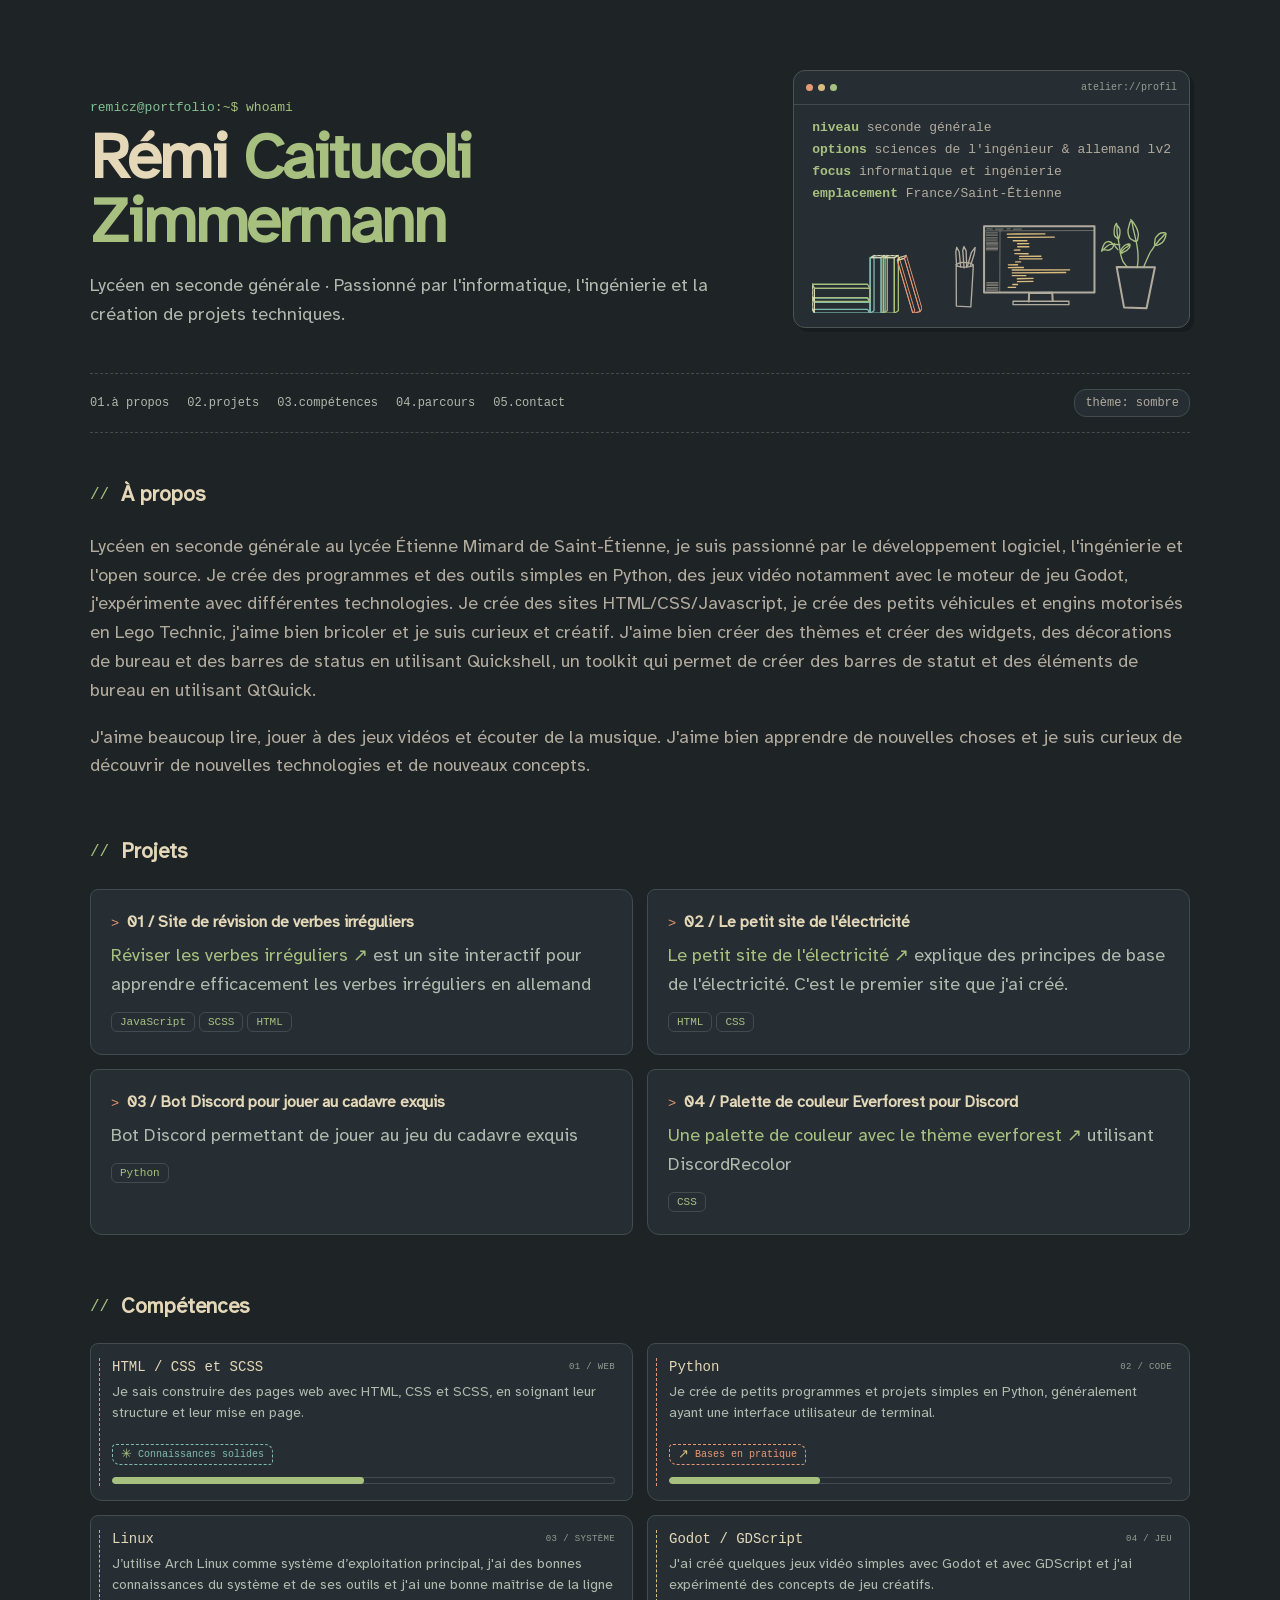
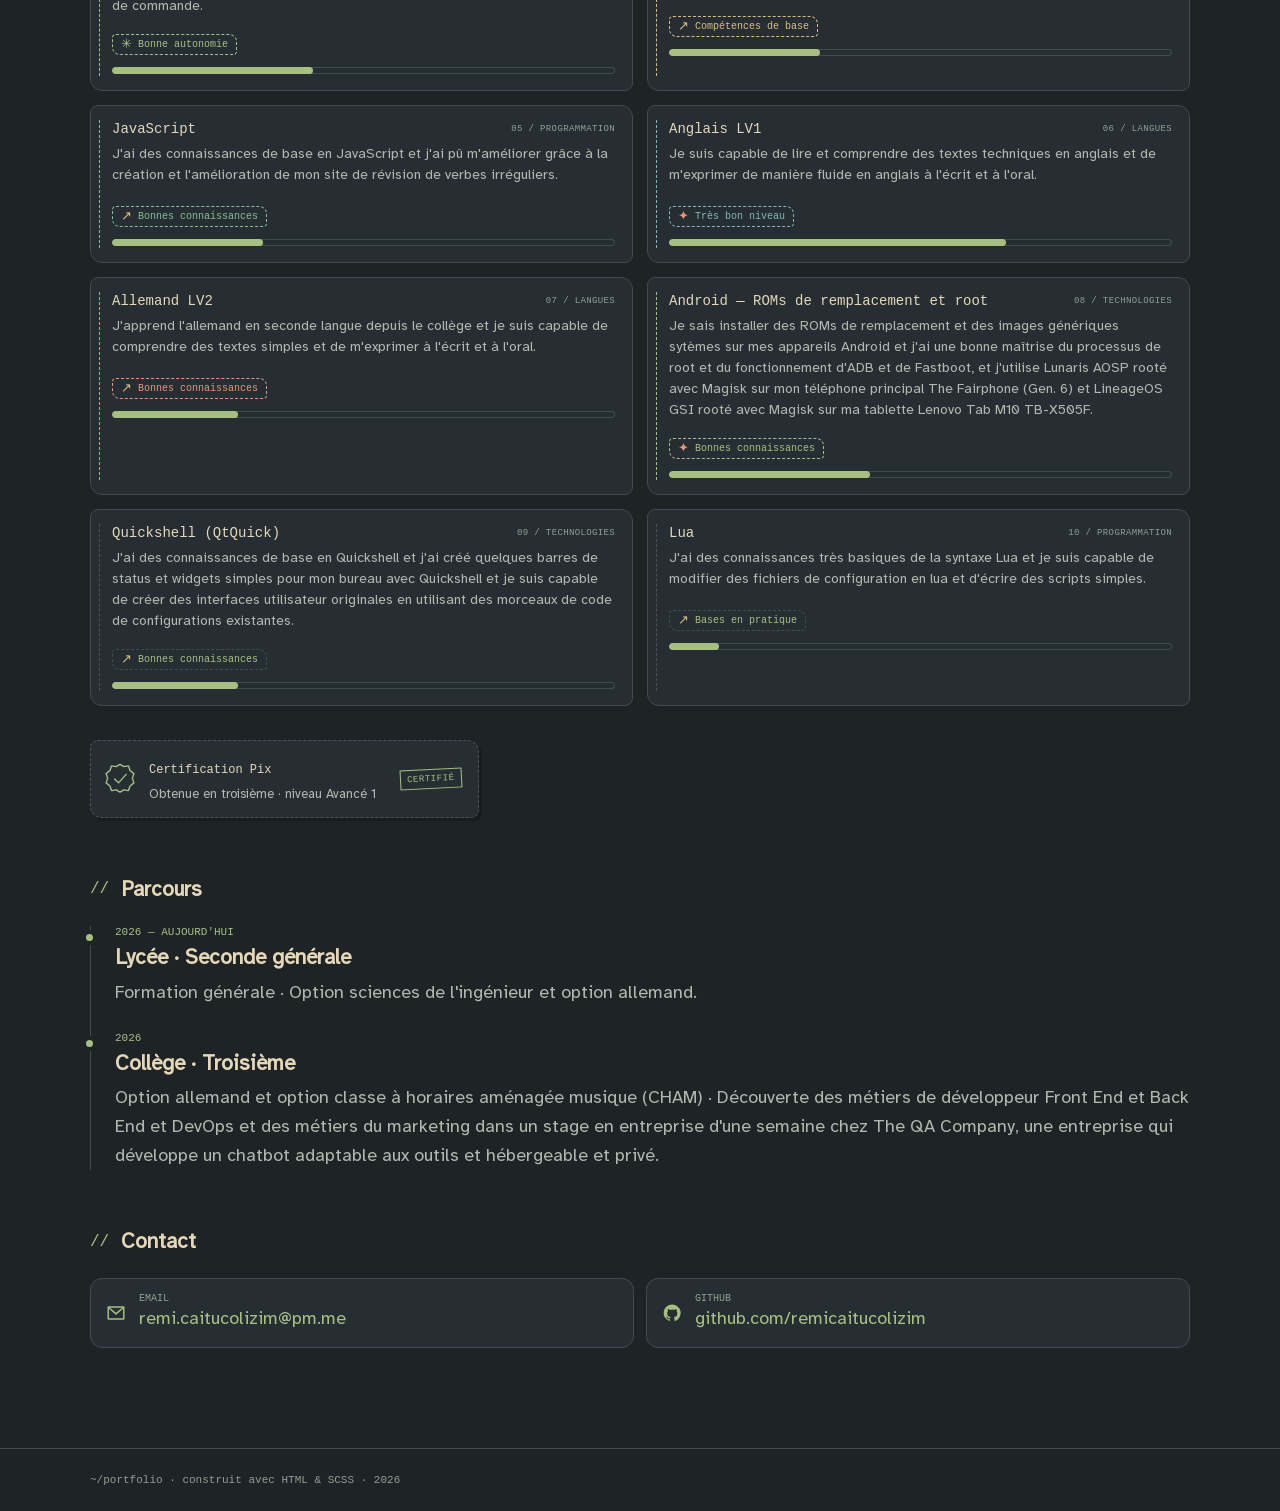
<file: index pas minimifié.html>
<!doctype html>
<html lang="fr">
<head>
<meta charset="utf-8">
<meta name="viewport" content="width=device-width,initial-scale=1">
<title>Rémi Caitucoli Zimmermann — ~/CV</title>

<meta name="description" content="CV de Rémi Caitucoli Zimmermann, lycéen passionné par l'informatique, l'ingénierie et les projets techniques.">
<meta name="keywords" content="Rémi Caitucoli Zimmermann, CV, lycéen, informatique, HTML, Linux">
<meta name="author" content="Rémi Caitucoli Zimmermann">

<!-- carte réseau sociaux -->
<meta property="og:title" content="Rémi Caitucoli Zimmermann — ~/CV">
<meta property="og:description" content="CV de Rémi Caitucoli Zimmermann, lycéen passionné par l'informatique, l'ingénierie et les projets techniques.">
<meta property="og:image" content="https://remicaitucolizim.github.io/meta-preview.png">
<meta property="og:url" content="https://remicaitucolizim.github.io">
<meta property="og:type" content="website">

<link rel="preload" href="fonts/atkinson-hyperlegible-minimal-400-normal.woff2" as="font" type="font/woff2" crossorigin>
<link rel="stylesheet" href="style.min.css">
</head>
<body>

<header>
<div class="container hero">
<div>
    <p class="eyebrow"><span class="eyebrow__prompt">remicz@portfolio</span>:~$ whoami</p>
    <h1>Rémi <span>Caitucoli Zimmermann</span></h1>
    <p class="subtitle">Lycéen en seconde générale · Passionné par l'informatique, l'ingénierie et la création de projets techniques.</p>
</div>
<div class="terminal">
    <div class="terminal__bar" aria-hidden="true">
        <span class="terminal__lights"><i></i><i></i><i></i></span>
        <span>atelier://profil</span>
    </div>
    <div class="terminal__details">
    <div><b>niveau</b> seconde générale</div>
    <div><b>options</b> sciences de l'ingénieur & allemand lv2</div>
    <div><b>focus</b> informatique et ingénierie</div>
    <div><b>emplacement</b> France/Saint-Étienne</div>
    </div>
    <div class="terminal__illustrations" role="img" aria-label="Illustration dessinée de livres et d'un bureau avec écran, pot à crayons et plante">
        <svg class="terminal__books" viewBox="0 0 137.84 113.62" aria-hidden="true" focusable="false">
                <g class="book-lines book-lines--blue" transform="matrix(.9938 0 0 .9938 -443.73 -843.36)">
                    <path d="m519.64 962.36 5.0803-3v-70l-5.0803 3z"/>
                    <path d="m520 892.36h13.606v70h-13.606z"/>
                    <path transform="translate(0 252.36)" d="m533.64 710 5.0803-3v-70l-5.0803 3z"/>
                    <path class="book-page" d="m520.99 892.36 4.1082-2.5853h12.895l-4.3007 2.5853z"/>
                    <path class="book-detail" d="m527.6875 889.7684-1.7188 1.0938h.2188l1.7188-1.0938h-.2188zm1.0313 0-1 .625h.2188l1-.625h-.2188zm4.8438 0-.5.3125h.2188l.5-.3125h-.2188zm1.7188 0-1.8125 1.1563h.2188l1.8125-1.1563h-.2188z"/>
                </g>
                <g class="book-lines book-lines--green" transform="matrix(.9938 0 0 .9938 -427.18 -843.36)">
                    <path d="m519.64 962.36 5.0803-3v-70l-5.0803 3z"/>
                    <path d="m520 892.36h13.606v70h-13.606z"/>
                    <path transform="translate(0 252.36)" d="m533.64 710 5.0803-3v-70l-5.0803 3z"/>
                    <path class="book-page" d="m520.99 892.36 4.1082-2.5853h12.895l-4.3007 2.5853z"/>
                    <path class="book-detail" d="m527.6875 889.7684-1.7188 1.0938h.2188l1.7188-1.0938h-.2188zm1.0313 0-1 .625h.2188l1-.625h-.2188zm4.8438 0-.5.3125h.2188l.5-.3125h-.2188zm1.7188 0-1.8125 1.1563h.2188l1.8125-1.1563h-.2188z"/>
                </g>
                <g class="book-lines book-lines--orange" transform="matrix(.65455 -.19206 .27981 .95359 -483.07 -704.28)">
                    <path d="m519.64 962.36 5.0803-3v-70l-5.0803 3z"/>
                    <path d="m520 892.36h13.606v70h-13.606z"/>
                    <path class="book-page" d="m520.99 892.36 4.1082-2.5853h12.895l-4.3007 2.5853z"/>
                    <path d="m533.38 962.46 5.0803-3v-70l-5.0803 3z"/>
                    <path class="book-detail" d="m527.6875 889.7684-1.7188 1.0938h.2188l1.7188-1.0938h-.2188zm1.0313 0-1 .625h.2188l1-.625h-.2188zm4.8438 0-.5.3125h.2188l.5-.3125h-.2188zm1.7188 0-1.8125 1.1563h.2188l1.8125-1.1563h-.2188z"/>
                </g>
                <g class="book-lines book-lines--blue" transform="matrix(0 -.9938 .9938 0 -883.85 629.67)">
                    <path d="m519.64 962.36 5.0803-3v-70l-5.0803 3z"/>
                    <path d="m520 892.36h13.606v70h-13.606z"/>
                    <path transform="translate(0 252.36)" d="m533.64 710 5.0803-3v-70l-5.0803 3z"/>
                    <path class="book-page" d="m520.99 892.36 4.1082-2.5853h12.895l-4.3007 2.5853z"/>
                    <path class="book-detail" d="m527.6875 889.7684-1.7188 1.0938h.2188l1.7188-1.0938h-.2188zm1.0313 0-1 .625h.2188l1-.625h-.2188zm4.8438 0-.5.3125h.2188l.5-.3125h-.2188zm1.7188 0-1.8125 1.1563h.2188l1.8125-1.1563h-.2188z"/>
                </g>
                <g class="book-lines book-lines--green" transform="matrix(0 -.9938 .9938 0 -883.85 615.06)">
                    <path d="m519.64 962.36 5.0803-3v-70l-5.0803 3z"/>
                    <path d="m520 892.36h16.583v70h-16.583z"/>
                    <path class="book-page" d="m520.99 892.36 5.0212-2.5853h15.761l-5.2565 2.5853z"/>
                    <path d="m536.58 962.36 5.0803-3v-70l-5.0803 3z"/>
                    <path class="book-detail" d="m527.6875 889.7684-1.7188 1.0938h.2188l1.7188-1.0938h-.2188zm1.0313 0-1 .625h.2188l1-.625h-.2188zm4.8438 0-.5.3125h.2188l.5-.3125h-.2188zm1.7188 0-1.8125 1.1563h.2188l1.8125-1.1563h-.2188z"/>
                </g>
        </svg>
        <svg class="terminal__drawing" viewBox="112 184 328 146" aria-hidden="true" focusable="false">
        <path d="M 358.947 261.435 L 369.987 321.822 L 403.524 322.934 L 416.011 261.928 L 358.947 261.435 Z" class="drawing-ink" stroke-width="3" />
        <path d="M 120.003 319.823 L 119.708 257.819 C 118.082 262.956 144.098 262.572 145.029 258.461 C 145.959 254.352 141.541 321.077 141.541 321.077 L 120.003 319.823 Z" class="drawing-ink" stroke-width="2" />
        <path d="M 126.381 261.531 L 124.205 238.793 L 120.526 232.129 L 119.132 239.072 L 120.272 258.483" class="drawing-ink" stroke-width="2" />
        <path d="M 148.027 232.368 L 142.113 253.093 L 136.557 260.352 L 137.799 251.174 L 143.629 232.575" class="drawing-ink" transform="matrix(-1, 0, 0, -1, 0.000027, 0.000058)" stroke-width="2" style="transform-box: fill-box; transform-origin: 50% 50%" />
        <path d="M 135.427 262.02 L 134.518 237.113 L 131.275 230.937 L 129.544 237.012 L 131.465 262.886" class="drawing-ink" stroke-width="2" />
        <path d="M 119.73 258.037 C 120.292 258.771 121.184 256.816 122.063 256.523 C 122.516 256.373 122.98 256.22 123.453 256.067" class="drawing-ink" stroke-width="2" />
        <path d="M 123.453 256.067 C 124.918 255.593 126.46 255.13 128.036 254.842 C 132.576 254.013 137.228 255.386 141.523 255.995 C 142.492 256.133 143.98 258.04 144.692 258.04" class="drawing-ink" stroke-width="2" />
        <rect x="204.501" y="312.654" width="83.295" height="5.009" class="drawing-ink" stroke-width="2" />
        <polyline points="228.002 313.023 228.435 300.389 262.974 299.941 263.615 312.392" class="drawing-ink" stroke-width="3" />
        <rect x="161.28" y="200.679" width="164.632" height="98.787" class="drawing-ink" stroke-width="3" />
        <path d="M 399.13 261.859 C 401.352 256.072 404.235 249.851 406.723 244.403 C 407.624 242.43 408.785 239.451 410.194 237.868 C 412.074 235.754 413.523 232.959 415.151 230.54 C 416.779 228.121 419.765 225.579 420.997 223.278 C 423.022 219.494 427.864 217.443 429.673 213.623 C 430.034 212.86 432.757 212.225 432.582 211.303 C 432.373 210.204 425.838 210.506 424.885 210.825 C 420.372 212.334 419.876 215.131 416.949 218.071 C 415.742 219.284 416.594 222.273 415.877 223.594 C 415.499 224.292 415.382 228.344 415.882 228.989 C 416.847 230.236 421.919 227.937 423.015 227.638 C 428.663 226.097 432.617 216.983 432.617 211.575" class="drawing-accent" stroke-width="3" />
        <path d="M 389.149 262.25 C 390.331 261.304 390.028 258.186 390.319 256.726 C 391.074 252.947 390.857 248.493 390.857 244.452 C 390.857 231.685 387.042 218.277 384.063 206.364 C 382.966 201.974 382.85 196.547 381.029 192.316 C 380.887 191.986 379.503 193.779 379.45 193.867 C 377.817 196.581 377.589 200.403 376.549 203.543 C 374.829 208.739 376.678 219.367 382.257 221.232 C 384.371 221.939 386.074 223.905 388.68 223.296 C 391.074 222.736 390.546 216.741 391.172 214.869 C 391.743 213.162 391.08 211.339 390.776 209.671 C 389.934 205.059 386.392 199.034 383.819 195.168 C 383.259 194.327 380.786 190.883 379.891 190.883" class="drawing-accent" stroke-width="3" />
        <path d="M 375.733 261.789 C 374.653 261.531 373.754 260.222 373.034 259.492 C 369.249 255.656 366.686 250.982 365.557 245.297 C 363.355 234.202 362.013 222.316 359.824 211.348 C 358.897 206.705 360.358 200.881 358.907 196.598 C 358.698 195.982 357.88 197.495 357.675 198.113 C 357.297 199.254 356.304 200.257 356.079 201.393 C 355.178 205.93 353.908 215.108 358.499 217.468 C 359.054 217.753 360.697 220.13 361.54 219.843 C 362.821 219.407 362.919 216.231 363.2 215.109 C 363.994 211.939 364.168 207.223 363.199 204.197 C 362.53 202.108 360.33 200.631 359.326 198.613" class="drawing-accent" stroke-width="3" />
        <path d="M 364.293 240.386 C 364.871 234.336 369.776 229.028 374.096 227.834 C 375.01 227.582 377.948 226.68 378.724 227.837 C 379.516 229.018 377.826 232.83 377.381 233.447 C 375.036 236.697 372.807 238.231 369.255 239.444 C 367.86 239.92 365.897 241.675 364.54 240.111 C 364.375 239.922 364.953 239.938 365.146 239.806 C 365.441 239.601 365.859 239.173 366.128 238.926 C 367.137 237.999 367.933 236.729 368.91 235.713 C 370.288 234.282 371.285 233.403 372.901 232.511 C 374.785 231.473 376.545 229.629 378.178 228.213" class="drawing-accent" stroke-width="3" />
        <path d="M 363.909 228.482 C 358.286 228.482 351.274 225.262 346.05 229.483 C 343.838 231.272 341.691 233.01 339.576 234.968 C 339.099 235.407 337.907 236.065 337.585 236.718 C 337.562 236.763 336.687 238.044 336.686 237.98 C 336.666 236.414 338.053 232.74 338.533 231.317 C 341.928 221.242 349.275 221.876 354.336 228.23 C 354.857 228.885 352.879 233.269 352.514 233.449 C 350.106 234.622 348.014 237.686 344.904 236.468 C 342.67 235.593 339.831 235.596 337.583 235.596" class="drawing-accent" stroke-width="3" />
        <path d="M 360.865 235.667 C 359.124 233.584 355.246 229.885 355.246 226.347" class="drawing-accent" stroke-width="3" />
        <line x1="195.84" y1="212.487" x2="252.127" y2="212.066" class="drawing-detail" stroke-width="2" />
        <line x1="196.744" y1="217.454" x2="266.022" y2="217.001" class="drawing-detail" stroke-width="2" />
        <line x1="204.81" y1="222.361" x2="225.129" y2="222.439" class="drawing-detail" stroke-width="2" />
        <line x1="211.302" y1="226.887" x2="228.025" y2="226.633" class="drawing-detail" stroke-width="2" />
        <line x1="211.437" y1="231.32" x2="228.07" y2="231.397" class="drawing-detail" stroke-width="2" />
        <line x1="206.335" y1="236.283" x2="214.615" y2="236.196" class="drawing-detail" stroke-width="2" />
        <line x1="207.254" y1="241.674" x2="226.971" y2="241.732" class="drawing-detail" stroke-width="2" />
        <line x1="214.25" y1="245.572" x2="246.107" y2="245.521" class="drawing-detail" stroke-width="2" />
        <line x1="214.008" y1="249.373" x2="247.692" y2="249.329" class="drawing-detail" stroke-width="2" />
        <line x1="208.409" y1="253.897" x2="215.817" y2="253.832" class="drawing-detail" stroke-width="2" />
        <line x1="197.589" y1="258.268" x2="211.206" y2="258.226" class="drawing-detail" stroke-width="2" />
        <line x1="197.501" y1="262.396" x2="220.018" y2="262.259" class="drawing-detail" stroke-width="2" />
        <line x1="203.256" y1="266.012" x2="288.898" y2="265.712" class="drawing-detail" stroke-width="2" />
        <line x1="203.386" y1="270.275" x2="282.975" y2="269.757" class="drawing-detail" stroke-width="2" />
        <line x1="203.457" y1="274.485" x2="223.491" y2="274.506" class="drawing-detail" stroke-width="2" />
        <line x1="210.871" y1="279.009" x2="234.261" y2="278.597" class="drawing-detail" stroke-width="2" />
        <line x1="211.126" y1="283.374" x2="234.11" y2="283.08" class="drawing-detail" stroke-width="2" />
        <line x1="204.126" y1="287.677" x2="211.203" y2="287.668" class="drawing-detail" stroke-width="2" />
        <line x1="197.3" y1="291.949" x2="208.26" y2="291.92" class="drawing-detail" stroke-width="2" />
        <line x1="162.582" y1="207.679" x2="325.145" y2="207.154" class="drawing-ink" stroke-width="0.75" />
        <line x1="165.428" y1="204.704" x2="173.582" y2="204.906" class="drawing-ink" />
        <line x1="178.369" y1="204.992" x2="189.426" y2="204.953" class="drawing-ink" />
        <line x1="195.356" y1="204.794" x2="200.237" y2="204.706" class="drawing-ink" />
        <line x1="205.14" y1="205.095" x2="217.051" y2="204.942" class="drawing-ink" />
        <line x1="185.136" y1="207.612" x2="184.636" y2="299.285" class="drawing-ink" stroke-width="0.75" />
        <line x1="164.441" y1="210.321" x2="181.252" y2="210.312" class="drawing-ink" stroke-width="0.75" />
        <line x1="164.328" y1="212.537" x2="181.139" y2="212.528" class="drawing-ink" stroke-width="0.75" />
        <line x1="164.5" y1="214.489" x2="181.311" y2="214.48" class="drawing-ink" stroke-width="0.75" />
        <line x1="164.499" y1="217.546" x2="181.31" y2="217.537" class="drawing-ink" stroke-width="0.75" />
        <line x1="164.26" y1="219.729" x2="181.072" y2="219.72" class="drawing-ink" stroke-width="0.75" />
        <line x1="164.012" y1="221.68" x2="180.823" y2="221.671" class="drawing-ink" stroke-width="0.75" />
        <line x1="164.907" y1="224.615" x2="181.718" y2="224.606" class="drawing-ink" />
        <line x1="164.794" y1="226.831" x2="181.605" y2="226.822" class="drawing-ink" />
        <line x1="164.966" y1="228.783" x2="181.777" y2="228.774" class="drawing-ink" />
        <line x1="164.965" y1="231.84" x2="181.776" y2="231.831" class="drawing-ink" />
        <line x1="164.726" y1="234.023" x2="181.538" y2="234.014" class="drawing-ink" />
        <line x1="164.478" y1="235.974" x2="181.289" y2="235.965" class="drawing-ink" />
        <line x1="165.281" y1="284.831" x2="182.092" y2="284.822" class="drawing-ink" />
        <line x1="165.168" y1="287.047" x2="181.979" y2="287.038" class="drawing-ink" />
        <line x1="165.34" y1="288.999" x2="182.151" y2="288.99" class="drawing-ink" />
        <line x1="165.339" y1="292.056" x2="182.15" y2="292.047" class="drawing-ink" />
        <line x1="165.1" y1="294.239" x2="181.912" y2="294.23" class="drawing-ink" />
        <line x1="164.852" y1="296.19" x2="181.663" y2="296.181" class="drawing-ink" />
        </svg>

<!-- Version minimifiée : -->
<!--
<svg class="terminal__books" viewBox="0 0 137.84 113.62" aria-hidden="true" focusable="false"><g class="book-lines book-lines--blue" transform="matrix(.9938 0 0 .9938 -443.73 -843.36)"><path d="m519.64 962.36 5.0803-3v-70l-5.0803 3z"/><path d="m520 892.36h13.606v70h-13.606z"/><path transform="translate(0 252.36)" d="m533.64 710 5.0803-3v-70l-5.0803 3z"/><path class="book-page" d="m520.99 892.36 4.1082-2.5853h12.895l-4.3007 2.5853z"/><path class="book-detail" d="m527.6875 889.7684-1.7188 1.0938h.2188l1.7188-1.0938h-.2188zm1.0313 0-1 .625h.2188l1-.625h-.2188zm4.8438 0-.5.3125h.2188l.5-.3125h-.2188zm1.7188 0-1.8125 1.1563h.2188l1.8125-1.1563h-.2188z"/></g><g class="book-lines book-lines--green" transform="matrix(.9938 0 0 .9938 -427.18 -843.36)"><path d="m519.64 962.36 5.0803-3v-70l-5.0803 3z"/><path d="m520 892.36h13.606v70h-13.606z"/><path transform="translate(0 252.36)" d="m533.64 710 5.0803-3v-70l-5.0803 3z"/><path class="book-page" d="m520.99 892.36 4.1082-2.5853h12.895l-4.3007 2.5853z"/><path class="book-detail" d="m527.6875 889.7684-1.7188 1.0938h.2188l1.7188-1.0938h-.2188zm1.0313 0-1 .625h.2188l1-.625h-.2188zm4.8438 0-.5.3125h.2188l.5-.3125h-.2188zm1.7188 0-1.8125 1.1563h.2188l1.8125-1.1563h-.2188z"/></g><g class="book-lines book-lines--orange" transform="matrix(.65455 -.19206 .27981 .95359 -483.07 -704.28)"><path d="m519.64 962.36 5.0803-3v-70l-5.0803 3z"/><path d="m520 892.36h13.606v70h-13.606z"/><path class="book-page" d="m520.99 892.36 4.1082-2.5853h12.895l-4.3007 2.5853z"/><path d="m533.38 962.46 5.0803-3v-70l-5.0803 3z"/><path class="book-detail" d="m527.6875 889.7684-1.7188 1.0938h.2188l1.7188-1.0938h-.2188zm1.0313 0-1 .625h.2188l1-.625h-.2188zm4.8438 0-.5.3125h.2188l.5-.3125h-.2188zm1.7188 0-1.8125 1.1563h.2188l1.8125-1.1563h-.2188z"/></g><g class="book-lines book-lines--blue" transform="matrix(0 -.9938 .9938 0 -883.85 629.67)"><path d="m519.64 962.36 5.0803-3v-70l-5.0803 3z"/><path d="m520 892.36h13.606v70h-13.606z"/><path transform="translate(0 252.36)" d="m533.64 710 5.0803-3v-70l-5.0803 3z"/><path class="book-page" d="m520.99 892.36 4.1082-2.5853h12.895l-4.3007 2.5853z"/><path class="book-detail" d="m527.6875 889.7684-1.7188 1.0938h.2188l1.7188-1.0938h-.2188zm1.0313 0-1 .625h.2188l1-.625h-.2188zm4.8438 0-.5.3125h.2188l.5-.3125h-.2188zm1.7188 0-1.8125 1.1563h.2188l1.8125-1.1563h-.2188z"/></g><g class="book-lines book-lines--green" transform="matrix(0 -.9938 .9938 0 -883.85 615.06)"><path d="m519.64 962.36 5.0803-3v-70l-5.0803 3z"/><path d="m520 892.36h16.583v70h-16.583z"/><path class="book-page" d="m520.99 892.36 5.0212-2.5853h15.761l-5.2565 2.5853z"/><path d="m536.58 962.36 5.0803-3v-70l-5.0803 3z"/><path class="book-detail" d="m527.6875 889.7684-1.7188 1.0938h.2188l1.7188-1.0938h-.2188zm1.0313 0-1 .625h.2188l1-.625h-.2188zm4.8438 0-.5.3125h.2188l.5-.3125h-.2188zm1.7188 0-1.8125 1.1563h.2188l1.8125-1.1563h-.2188z"/></g></svg><svg class="terminal__drawing" viewBox="112 184 328 146" aria-hidden="true" focusable="false"><path d="M 358.947 261.435 L 369.987 321.822 L 403.524 322.934 L 416.011 261.928 L 358.947 261.435 Z" class="drawing-ink"/><path d="M 120.003 319.823 L 119.708 257.819 C 118.082 262.956 144.098 262.572 145.029 258.461 C 145.959 254.352 141.541 321.077 141.541 321.077 L 120.003 319.823 Z" class="drawing-ink"/><path d="M 126.381 261.531 L 124.205 238.793 L 120.526 232.129 L 119.132 239.072 L 120.272 258.483" class="drawing-ink"/><path d="M 148.027 232.368 L 142.113 253.093 L 136.557 260.352 L 137.799 251.174 L 143.629 232.575" class="drawing-ink" transform="matrix(-1, 0, 0, -1, 0.000027, 0.000058)" style="transform-box:fill-box;transform-origin:50% 50%"/><path d="M 135.427 262.02 L 134.518 237.113 L 131.275 230.937 L 129.544 237.012 L 131.465 262.886" class="drawing-ink"/><path d="M 119.73 258.037 C 120.292 258.771 121.184 256.816 122.063 256.523 C 122.516 256.373 122.98 256.22 123.453 256.067" class="drawing-ink"/><path d="M 123.453 256.067 C 124.918 255.593 126.46 255.13 128.036 254.842 C 132.576 254.013 137.228 255.386 141.523 255.995 C 142.492 256.133 143.98 258.04 144.692 258.04" class="drawing-ink"/><rect x="204.5" y="312.65" width="83.3" height="5.01" class="drawing-ink"/><polyline points="228.002 313.023 228.435 300.389 262.974 299.941 263.615 312.392" class="drawing-ink"/><rect x="161.28" y="200.68" width="164.63" height="98.79" class="drawing-ink"/><path d="M 399.13 261.859 C 401.352 256.072 404.235 249.851 406.723 244.403 C 407.624 242.43 408.785 239.451 410.194 237.868 C 412.074 235.754 413.523 232.959 415.151 230.54 C 416.779 228.121 419.765 225.579 420.997 223.278 C 423.022 219.494 427.864 217.443 429.673 213.623 C 430.034 212.86 432.757 212.225 432.582 211.303 C 432.373 210.204 425.838 210.506 424.885 210.825 C 420.372 212.334 419.876 215.131 416.949 218.071 C 415.742 219.284 416.594 222.273 415.877 223.594 C 415.499 224.292 415.382 228.344 415.882 228.989 C 416.847 230.236 421.919 227.937 423.015 227.638 C 428.663 226.097 432.617 216.983 432.617 211.575" class="drawing-accent"/><path d="M 389.149 262.25 C 390.331 261.304 390.028 258.186 390.319 256.726 C 391.074 252.947 390.857 248.493 390.857 244.452 C 390.857 231.685 387.042 218.277 384.063 206.364 C 382.966 201.974 382.85 196.547 381.029 192.316 C 380.887 191.986 379.503 193.779 379.45 193.867 C 377.817 196.581 377.589 200.403 376.549 203.543 C 374.829 208.739 376.678 219.367 382.257 221.232 C 384.371 221.939 386.074 223.905 388.68 223.296 C 391.074 222.736 390.546 216.741 391.172 214.869 C 391.743 213.162 391.08 211.339 390.776 209.671 C 389.934 205.059 386.392 199.034 383.819 195.168 C 383.259 194.327 380.786 190.883 379.891 190.883" class="drawing-accent"/><path d="M 375.733 261.789 C 374.653 261.531 373.754 260.222 373.034 259.492 C 369.249 255.656 366.686 250.982 365.557 245.297 C 363.355 234.202 362.013 222.316 359.824 211.348 C 358.897 206.705 360.358 200.881 358.907 196.598 C 358.698 195.982 357.88 197.495 357.675 198.113 C 357.297 199.254 356.304 200.257 356.079 201.393 C 355.178 205.93 353.908 215.108 358.499 217.468 C 359.054 217.753 360.697 220.13 361.54 219.843 C 362.821 219.407 362.919 216.231 363.2 215.109 C 363.994 211.939 364.168 207.223 363.199 204.197 C 362.53 202.108 360.33 200.631 359.326 198.613" class="drawing-accent"/><path d="M 364.293 240.386 C 364.871 234.336 369.776 229.028 374.096 227.834 C 375.01 227.582 377.948 226.68 378.724 227.837 C 379.516 229.018 377.826 232.83 377.381 233.447 C 375.036 236.697 372.807 238.231 369.255 239.444 C 367.86 239.92 365.897 241.675 364.54 240.111 C 364.375 239.922 364.953 239.938 365.146 239.806 C 365.441 239.601 365.859 239.173 366.128 238.926 C 367.137 237.999 367.933 236.729 368.91 235.713 C 370.288 234.282 371.285 233.403 372.901 232.511 C 374.785 231.473 376.545 229.629 378.178 228.213" class="drawing-accent"/><path d="M 363.909 228.482 C 358.286 228.482 351.274 225.262 346.05 229.483 C 343.838 231.272 341.691 233.01 339.576 234.968 C 339.099 235.407 337.907 236.065 337.585 236.718 C 337.562 236.763 336.687 238.044 336.686 237.98 C 336.666 236.414 338.053 232.74 338.533 231.317 C 341.928 221.242 349.275 221.876 354.336 228.23 C 354.857 228.885 352.879 233.269 352.514 233.449 C 350.106 234.622 348.014 237.686 344.904 236.468 C 342.67 235.593 339.831 235.596 337.583 235.596" class="drawing-accent"/><path d="M 360.865 235.667 C 359.124 233.584 355.246 229.885 355.246 226.347" class="drawing-accent"/><line x1="195.84" y1="212.49" x2="252.13" y2="212.07" class="drawing-detail"/><line x1="196.74" y1="217.45" x2="266.02" y2="217" class="drawing-detail"/><line x1="204.81" y1="222.36" x2="225.13" y2="222.44" class="drawing-detail"/><line x1="211.3" y1="226.89" x2="228.03" y2="226.63" class="drawing-detail"/><line x1="211.44" y1="231.32" x2="228.07" y2="231.4" class="drawing-detail"/><line x1="206.34" y1="236.28" x2="214.62" y2="236.2" class="drawing-detail"/><line x1="207.25" y1="241.67" x2="226.97" y2="241.73" class="drawing-detail"/><line x1="214.25" y1="245.57" x2="246.11" y2="245.52" class="drawing-detail"/><line x1="214.01" y1="249.37" x2="247.69" y2="249.33" class="drawing-detail"/><line x1="208.41" y1="253.9" x2="215.82" y2="253.83" class="drawing-detail"/><line x1="197.59" y1="258.27" x2="211.21" y2="258.23" class="drawing-detail"/><line x1="197.5" y1="262.4" x2="220.02" y2="262.26" class="drawing-detail"/><line x1="203.26" y1="266.01" x2="288.9" y2="265.71" class="drawing-detail"/><line x1="203.39" y1="270.27" x2="282.98" y2="269.76" class="drawing-detail"/><line x1="203.46" y1="274.49" x2="223.49" y2="274.51" class="drawing-detail"/><line x1="210.87" y1="279.01" x2="234.26" y2="278.6" class="drawing-detail"/><line x1="211.13" y1="283.37" x2="234.11" y2="283.08" class="drawing-detail"/><line x1="204.13" y1="287.68" x2="211.2" y2="287.67" class="drawing-detail"/><line x1="197.3" y1="291.95" x2="208.26" y2="291.92" class="drawing-detail"/><line x1="162.58" y1="207.68" x2="325.14" y2="207.15" class="drawing-ink"/><line x1="165.43" y1="204.7" x2="173.58" y2="204.91" class="drawing-ink"/><line x1="178.37" y1="204.99" x2="189.43" y2="204.95" class="drawing-ink"/><line x1="195.36" y1="204.79" x2="200.24" y2="204.71" class="drawing-ink"/><line x1="205.14" y1="205.09" x2="217.05" y2="204.94" class="drawing-ink"/><line x1="185.14" y1="207.61" x2="184.64" y2="299.29" class="drawing-ink"/><line x1="164.44" y1="210.32" x2="181.25" y2="210.31" class="drawing-ink"/><line x1="164.33" y1="212.54" x2="181.14" y2="212.53" class="drawing-ink"/><line x1="164.5" y1="214.49" x2="181.31" y2="214.48" class="drawing-ink"/><line x1="164.5" y1="217.55" x2="181.31" y2="217.54" class="drawing-ink"/><line x1="164.26" y1="219.73" x2="181.07" y2="219.72" class="drawing-ink"/><line x1="164.01" y1="221.68" x2="180.82" y2="221.67" class="drawing-ink"/><line x1="164.91" y1="224.62" x2="181.72" y2="224.61" class="drawing-ink"/><line x1="164.79" y1="226.83" x2="181.6" y2="226.82" class="drawing-ink"/><line x1="164.97" y1="228.78" x2="181.78" y2="228.77" class="drawing-ink"/><line x1="164.97" y1="231.84" x2="181.78" y2="231.83" class="drawing-ink"/><line x1="164.73" y1="234.02" x2="181.54" y2="234.01" class="drawing-ink"/><line x1="164.48" y1="235.97" x2="181.29" y2="235.97" class="drawing-ink"/><line x1="165.28" y1="284.83" x2="182.09" y2="284.82" class="drawing-ink"/><line x1="165.17" y1="287.05" x2="181.98" y2="287.04" class="drawing-ink"/><line x1="165.34" y1="289" x2="182.15" y2="288.99" class="drawing-ink"/><line x1="165.34" y1="292.06" x2="182.15" y2="292.05" class="drawing-ink"/><line x1="165.1" y1="294.24" x2="181.91" y2="294.23" class="drawing-ink"/><line x1="164.85" y1="296.19" x2="181.66" y2="296.18" class="drawing-ink"/></svg>
-->

    </div>
</div>
</div>
</header>

<nav class="container">
    <a href="#about">01.à propos</a>
    <a href="#projects">02.projets</a>
    <a href="#skills">03.compétences</a>
    <a href="#education">04.parcours</a>
    <a href="#contact">05.contact</a>
    <button id="theme-toggle" aria-label="Changer de thème">thème: sombre</button>
</nav>

<main class="container">

<section id="about">
<div class="section-head"><h2>À propos</h2></div>
    <p>Lycéen en seconde générale au lycée Étienne Mimard de Saint-Étienne, je suis passionné par le développement logiciel, l'ingénierie et l'open source.
    Je crée des programmes et des outils simples en Python, des jeux vidéo notamment avec le moteur de jeu Godot, j'expérimente avec différentes technologies.
    Je crée des sites HTML/CSS/Javascript, je crée des petits véhicules et engins motorisés en Lego Technic, j'aime bien bricoler et je suis curieux et créatif.
    J'aime bien créer des thèmes et créer des widgets, des décorations de bureau et des barres de status en utilisant Quickshell, un toolkit qui permet de créer des barres de statut et des éléments de bureau en utilisant QtQuick.</p>
    <p>J'aime beaucoup lire, jouer à des jeux vidéos et écouter de la musique. J'aime bien apprendre de nouvelles choses et je suis curieux de découvrir de nouvelles technologies et de nouveaux concepts.</p>
</section>

<section id="projects">
<div class="section-head"><h2>Projets</h2></div>
<div class="grid">

<a href="https://verbes-irreguliers.github.io/verbes-irreguliers/" target="_blank" rel="noopener noreferrer">
<article class="card">
    <h3>01 / Site de révision de verbes irréguliers</h3>
    <p><span class="highlight">Réviser les verbes irréguliers ↗</span> est un site interactif pour apprendre efficacement les verbes irréguliers en allemand</p>
    <span class="tag">JavaScript</span><span class="tag">SCSS</span><span class="tag">HTML</span>
</article>
</a>

<a href="https://rcz2011.github.io/sitelectric/" target="_blank" rel="noopener noreferrer">
<article class="card">
    <h3>02 / Le petit site de l'électricité</h3>
    <p><span class="highlight">Le petit site de l'électricité ↗</span> explique des principes de base de l'électricité. C'est le premier site que j'ai créé.</p>
    <span class="tag">HTML</span><span class="tag">CSS</span>
</article>
</a>

<article class="card">
    <h3>03 / Bot Discord pour jouer au cadavre exquis</h3>
    <p>Bot Discord permettant de jouer au jeu du cadavre exquis</p>
    <span class="tag">Python</span>
</article>

<a href="https://github.com/rcz45678/betterdiscord-everforest">
<article class="card">
    <h3>04 / Palette de couleur Everforest pour Discord</h3>
    <p><span class="highlight">Une palette de couleur avec le thème everforest ↗</span> utilisant DiscordRecolor</p>
    <span class="tag">CSS</span>
</article>
</a>


</div>
</section>

<section id="skills">
<div class="section-head">
    <h2>Compétences</h2>
</div>
<div class="skills">
<article class="skill skill--50 skill--web">
    <div class="skill-head"><span class="skill-name">HTML / CSS et SCSS</span><span class="skill-index">01 / WEB</span></div>
    <p class="skill-description">Je sais construire des pages web avec HTML, CSS et SCSS, en soignant leur structure et leur mise en page.</p>
    <div class="skill-level skill-level--solid"><span class="skill-level__mark" aria-hidden="true">✳</span>Connaissances solides</div>
    <div class="skill-bar" role="progressbar" aria-label="Niveau en HTML et CSS" aria-valuenow="75" aria-valuemin="0" aria-valuemax="100"><span></span></div>
</article>

<article class="skill skill--30 skill--python">
    <div class="skill-head"><span class="skill-name">Python</span><span class="skill-index">02 / CODE</span></div>
    <p class="skill-description">Je crée de petits programmes et projets simples en Python, généralement ayant une interface utilisateur de terminal.</p>
    <div class="skill-level skill-level--learning"><span class="skill-level__mark" aria-hidden="true">↗</span>Bases en pratique</div>
    <div class="skill-bar" role="progressbar" aria-label="Niveau en Python" aria-valuenow="35" aria-valuemin="0" aria-valuemax="100"><span></span></div>
</article>

<article class="skill skill--40 skill--linux">
    <div class="skill-head"><span class="skill-name">Linux</span><span class="skill-index">03 / SYSTÈME</span></div>
    <p class="skill-description">J’utilise Arch Linux comme système d’exploitation principal, j'ai des bonnes connaissances du système et de ses outils et j'ai une bonne maîtrise de la ligne de commande.</p>
    <div class="skill-level skill-level--solid"><span class="skill-level__mark" aria-hidden="true">✳</span>Bonne autonomie</div>
    <div class="skill-bar" role="progressbar" aria-label="Niveau en Linux" aria-valuenow="67" aria-valuemin="0" aria-valuemax="100"><span></span></div>
</article>

<article class="skill skill--30 skill--godot">
    <div class="skill-head"><span class="skill-name">Godot / GDScript</span><span class="skill-index">04 / JEU</span></div>
    <p class="skill-description">J'ai créé quelques jeux vidéo simples avec Godot et avec GDScript et j'ai expérimenté des concepts de jeu créatifs.</p>
    <div class="skill-level skill-level--learning"><span class="skill-level__mark" aria-hidden="true">↗</span>Compétences de base</div>
    <div class="skill-bar" role="progressbar" aria-label="Niveau en Godot et GDScript" aria-valuenow="50" aria-valuemin="0" aria-valuemax="100"><span></span></div>
</article>

<article class="skill skill--30 skill--javascript">
    <div class="skill-head"><span class="skill-name">JavaScript</span><span class="skill-index">05 / PROGRAMMATION</span></div>
    <p class="skill-description">J'ai des connaissances de base en JavaScript et j'ai pû m'améliorer grâce à la création et l'amélioration de mon site de révision de verbes irréguliers.</p>
    <div class="skill-level skill-level--learning"><span class="skill-level__mark" aria-hidden="true">↗</span>Bonnes connaissances</div>
    <div class="skill-bar" role="progressbar" aria-label="Niveau en JavaScript" aria-valuenow="50" aria-valuemin="0" aria-valuemax="100"><span></span></div>
</article>

<article class="skill skill--67 skill--english">
    <div class="skill-head"><span class="skill-name">Anglais LV1</span><span class="skill-index">06 / LANGUES</span></div>
    <p class="skill-description">Je suis capable de lire et comprendre des textes techniques en anglais et de m'exprimer de manière fluide en anglais à l'écrit et à l'oral.</p>
    <div class="skill-level skill-level--advanced"><span class="skill-level__mark" aria-hidden="true">✦</span>Très bon niveau</div>
    <div class="skill-bar" role="progressbar" aria-label="Niveau en anglais" aria-valuenow="90" aria-valuemin="0" aria-valuemax="100"><span></span></div>
</article>

<article class="skill skill--25 skill--german">
    <div class="skill-head"><span class="skill-name">Allemand LV2</span><span class="skill-index">07 / LANGUES</span></div>
    <p class="skill-description">J'apprend l'allemand en seconde langue depuis le collège et je suis capable de comprendre des textes simples et de m'exprimer à l'écrit et à l'oral.</p>
    <div class="skill-level skill-level--learning"><span class="skill-level__mark" aria-hidden="true">↗</span>Bonnes connaissances</div>
    <div class="skill-bar" role="progressbar" aria-label="Niveau en allemand" aria-valuenow="35" aria-valuemin="0" aria-valuemax="100"><span></span></div>
</article>

<article class="skill skill--40 skill--androidrom">
    <div class="skill-head"><span class="skill-name">Android — ROMs de remplacement et root</span><span class="skill-index">08 / TECHNOLOGIES</span></div>
    <p class="skill-description">Je sais installer des ROMs de remplacement et des images génériques sytèmes sur mes appareils Android et j'ai une bonne maîtrise du processus de root et du fonctionnement d'ADB et de Fastboot, et j'utilise Lunaris AOSP rooté avec Magisk sur mon téléphone principal The Fairphone (Gen. 6) et LineageOS GSI rooté avec Magisk sur ma tablette Lenovo Tab M10 TB-X505F.</p>
    <div class="skill-level skill-level--advanced"><span class="skill-level__mark" aria-hidden="true">✦</span>Bonnes connaissances</div>
    <div class="skill-bar" role="progressbar" aria-label="Niveau en installation de ROMs et de root" aria-valuenow="90" aria-valuemin="0" aria-valuemax="100"><span></span></div>
</article>

<article class="skill skill--25">
    <div class="skill-head"><span class="skill-name">Quickshell (QtQuick)</span><span class="skill-index">09 / TECHNOLOGIES</span></div>
    <p class="skill-description">J'ai des connaissances de base en Quickshell et j'ai créé quelques barres de status et widgets simples pour mon bureau avec Quickshell et je suis capable de créer des interfaces utilisateur originales en utilisant des morceaux de code de configurations existantes.</p>
    <div class="skill-level skill-level--learning"><span class="skill-level__mark" aria-hidden="true">↗</span>Bonnes connaissances</div>
    <div class="skill-bar" role="progressbar" aria-label="Niveau en Quickshell" aria-valuenow="35" aria-valuemin="0" aria-valuemax="100"><span></span></div>
</article>

<article class="skill skill--10">
    <div class="skill-head"><span class="skill-name">Lua</span><span class="skill-index">10 / PROGRAMMATION</span></div>
    <p class="skill-description">J'ai des connaissances très basiques de la syntaxe Lua et je suis capable de modifier des fichiers de configuration en lua et d'écrire des scripts simples.</p>
    <div class="skill-level skill-level--learning"><span class="skill-level__mark" aria-hidden="true">↗</span>Bases en pratique</div>
    <div class="skill-bar" role="progressbar" aria-label="Niveau en Lua" aria-valuenow="20" aria-valuemin="0" aria-valuemax="100"><span></span></div>
</article>

<aside class="skill-note">
    <svg class="skill-note__drawing" viewBox="0 0 44 44" aria-hidden="true">
        <path d="m22 3 5 3 6-1 2 6 5 4-2 6 2 6-5 4-2 6-6-1-5 3-5-3-6 1-2-6-5-4 2-6-2-6 5-4 2-6 6 1z"/>
        <path d="m15 22 5 5 10-11"/>
    </svg>
    <div><strong>Certification Pix</strong><p>Obtenue en troisième · niveau Avancé 1</p></div>
    <span class="skill-note__stamp">CERTIFIÉ</span>
</aside>
</div>

</section>

<section id="education">
<div class="section-head"><h2>Parcours</h2></div>
<div class="timeline">

<div class="item">
<div class="date">2026 — AUJOURD'HUI</div>
<h3>Lycée · Seconde générale</h3>
<p>Formation générale · Option sciences de l'ingénieur et option allemand.</p>
</div>

<div class="item">
<div class="date">2026</div>
<h3>Collège · Troisième</h3>
<p>Option allemand et option classe à horaires aménagée musique (CHAM) · Découverte des métiers de développeur Front End et Back End et DevOps et des métiers du marketing dans un stage en entreprise d'une semaine chez The QA Company, une entreprise qui développe un chatbot adaptable aux outils et hébergeable et privé.</p>
</div>

</div>
</section>

<section id="contact">
<div class="section-head"><h2>Contact</h2></div>
<div class="contact">
    <a href="mailto:remi.caitucolizim@pm.me">
        <svg class="contact__icon" viewBox="0 0 24 24" aria-hidden="true" focusable="false"><path d="M3.5 5.5h17v13h-17z"/><path d="m4 6 8 7 8-7"/></svg>
        <span><small>EMAIL</small>remi.caitucolizim@pm.me</span>
    </a>
    <a href="https://github.com/remicaitucolizim" target="_blank" rel="noopener noreferrer">
        <svg class="contact__icon" viewBox="0 0 24 24" aria-hidden="true" focusable="false"><path d="M12 2.8a9.2 9.2 0 0 0-2.9 17.9c.5.1.6-.2.6-.4v-1.6c-2.4.5-2.9-1-2.9-1-.4-1-.9-1.3-.9-1.3-.8-.5.1-.5.1-.5.9.1 1.4.9 1.4.9.8 1.4 2.1 1 2.6.8.1-.6.3-1 .6-1.2-1.9-.2-3.9-1-3.9-4.1 0-.9.3-1.7.9-2.3-.1-.2-.4-1.1.1-2.3 0 0 .7-.2 2.4.9a8.3 8.3 0 0 1 4.4 0c1.7-1.1 2.4-.9 2.4-.9.5 1.2.2 2.1.1 2.3.6.6.9 1.4.9 2.3 0 3.1-1.9 3.9-3.8 4.1.3.3.6.8.6 1.6v2.3c0 .2.2.5.6.4A9.2 9.2 0 0 0 12 2.8Z"/></svg>
        <span><small>GITHUB</small>github.com/remicaitucolizim</span>
    </a>

</div>
</section>

</main>

<footer>
<div class="container">~/portfolio · construit avec HTML & SCSS · 2026</div>
</footer>

<script>
// changement theme
const root=document.documentElement,btn=document.getElementById("theme-toggle");
const saved=localStorage.getItem("theme");

function theme(t){
root.dataset.theme=t;
btn.textContent=`thème: ${t==="night"?"sombre":"clair"}`;
localStorage.setItem("theme",t);
}

theme(saved||"night");
btn.onclick=()=>theme(root.dataset.theme==="night"?"light":"night");

//chargement police de caractères complète une fois que le site est complêtement chargé
window.addEventListener("load",()=>{
const loadFullFont=()=>{
if(!document.fonts)return;
document.fonts.load('400 18px "Atkinson Hyperlegible Full"')
.then(fonts=>{
if(fonts.length)root.classList.add("font-full");
})
.catch(error=>console.error("Impossible de charger la police complète :",error));
};
setTimeout(()=>{
if("requestIdleCallback" in window){
requestIdleCallback(loadFullFont,{timeout:2000});
}else{
setTimeout(loadFullFont,1000);
}
},250);
},{once:true});
</script>

</body>
</html>
</file>
<file: style.min.css>
@font-face{font-family:"Atkinson Hyperlegible Minimal";src:url(fonts/atkinson-hyperlegible-minimal-400-normal.woff2) format("woff2");font-weight:400;font-style:normal;font-display:swap}@font-face{font-family:"Atkinson Hyperlegible Full";src:url(fonts/atkinson-hyperlegible-full-400-normal.woff2) format("woff2");font-weight:400;font-style:normal;font-display:swap}:root{--bg:#1e2326;--bg-soft:#272e33;--card:#272e33;--card-hover:#2e383c;--text:#b1ab9e;--text-strong:#e4d8b8;--muted:#b0b9ad;--subtle:#929e91;--green:#a7c080;--green-dark:#83a598;--blue:#7fbbb3;--aqua:#83c092;--orange:#e69875;--yellow:#dbbc7f;--border:#414b50;--border-strong:#4b5452;--shadow:#171c1f;--radius:12px;--max:1100px;--mono:"SFMono-Regular","Cascadia Code","Roboto Mono",Consolas,monospace;--sans:"Atkinson Hyperlegible Minimal",Verdana,Ubuntu,Inter,ui-sans-serif,system-ui,-apple-system,BlinkMacSystemFont,"Segoe UI",sans-serif;color-scheme:dark}.font-full{--sans:"Atkinson Hyperlegible Full",Verdana,Ubuntu,Inter,ui-sans-serif,system-ui,-apple-system,BlinkMacSystemFont,"Segoe UI",sans-serif}[data-theme=light]{--bg:#eae7da;--bg-soft:#d1d4c6;--card:#e8e4d6;--card-hover:#dbd6c4;--text:#46534d;--text-strong:#2f4037;--muted:#56645c;--subtle:#607066;--green:#4c7049;--green-dark:#426342;--blue:#3d718d;--aqua:#356f62;--orange:#a4513b;--yellow:#86651e;--border:#bcbea9;--border-strong:#959a80;--shadow:#c3c8ba;color-scheme:light}*{box-sizing:border-box}body{margin:0;background:var(--bg);color:var(--text);font:18px/1.6 var(--sans);animation:page-enter .55s ease-out both;transition:background-color .3s ease,color .3s ease}@keyframes page-enter{from{opacity:0;transform:translateY(8px)}to{opacity:1;transform:translateY(0)}}a{color:var(--green);text-decoration:none}a:hover{color:var(--green-dark)}.terminal,.card,.skill,#theme-toggle,.contact a{border:1px solid var(--border);border-radius:var(--radius);background:var(--card)}::selection{color:var(--bg);background:var(--green-dark)}a:focus-visible,#theme-toggle:focus-visible{outline:2px solid var(--green);outline-offset:3px}.container{width:min(100% - 32px,var(--max));margin:auto}header{position:relative;padding:70px 0 0}.hero{display:grid;grid-template-columns:1fr auto;gap:30px;align-items:end;padding-bottom:45px;border-bottom:1px dashed var(--border)}.eyebrow{margin:0 0 10px;color:var(--green);font:13px var(--mono)}.eyebrow__prompt{color:var(--aqua)}h1{margin:0;color:var(--text-strong);font-size:clamp(30px,5vw,68px);line-height:1;letter-spacing:-2px}h1 span{color:var(--green)}.subtitle{max-width:620px;margin:18px 0 0;color:var(--muted);font-size:18px}nav{display:flex;flex-wrap:wrap;align-items:center;gap:18px;padding:15px 0;border-bottom:1px dashed var(--border);font:12px var(--mono)}nav a{color:var(--muted)}main{padding:45px 0}section{margin-bottom:55px}.section-head{display:flex;align-items:center;gap:12px;margin-bottom:20px}.section-head:before{content:"//";color:var(--green);font:16px var(--mono)}h2{margin:0;color:var(--text-strong);font-size:21px}footer{padding:25px 0;border-top:1px solid var(--border);color:var(--subtle);font:11px var(--mono)}.terminal{overflow:hidden;min-width:245px;padding:0 18px 14px;border-color:var(--border-strong);box-shadow:4px 4px 0 var(--shadow);font:13px/1.7 var(--mono)}.terminal__bar{display:flex;justify-content:space-between;align-items:center;gap:12px;margin:0 -18px 12px;padding:8px 12px;border-bottom:1px solid var(--border);color:var(--subtle);font-size:10px}.terminal__lights{display:flex;gap:5px}.terminal__lights i{width:7px;height:7px;border-radius:50%;background:var(--orange)}.terminal__lights i:nth-child(2){background:var(--yellow)}.terminal__lights i:nth-child(3){background:var(--green)}.terminal__details{padding-bottom:2px}.terminal__illustrations{display:flex;justify-content:space-between;align-items:flex-end;gap:8px;margin-top:8px}.terminal__books{display:block;width:36%;max-width:110px;flex:0 1 36%}.terminal__drawing{display:block;width:68%;max-width:220px;flex:0 1 68%}.terminal b{color:var(--green)}.drawing-ink,.drawing-accent,.drawing-detail,.book-lines,.book-page{fill:none;stroke-linecap:round;stroke-linejoin:round}.drawing-ink{stroke:var(--text)}.drawing-accent{stroke:var(--green);stroke-width:2}.drawing-detail{stroke:var(--yellow)}.book-detail{stroke:var(--subtle);stroke-width:.8}.book-page{stroke:var(--text-strong);stroke-width:1.4}.book-lines{stroke:currentColor;stroke-width:1.6;stroke-linecap:round;stroke-linejoin:round}.book-lines--blue{color:var(--blue)}.book-lines--green{color:var(--green)}.book-lines--orange{color:var(--orange)}#theme-toggle{margin-left:auto;padding:6px 10px;color:var(--text);cursor:pointer;font:12px var(--mono)}#theme-toggle:hover{background:var(--card-hover);border-color:var(--border-strong)}.grid{display:grid;grid-template-columns:repeat(2,1fr);gap:14px}.grid .card:hover{transform:translateY(-4px) rotate(-.25deg);border-color:var(--border-strong);background:var(--card-hover);box-shadow:4px 5px 0 var(--shadow)}.grid .card:focus-visible{outline:2px solid var(--green);outline-offset:3px}.card{height:100%;border-radius:8px 12px 9px 12px;padding:20px;transition:transform .22s ease,box-shadow .22s ease,border-color .22s ease,background-color .22s ease}.card h3{margin:0 0 6px;color:var(--text-strong);font-size:16px}.card h3::before{color:var(--orange);content:"> ";font:.85em var(--mono)}.card p{margin:5px 0;color:var(--muted)}.highlight{color:var(--green)}.tag{display:inline-block;margin:8px 4px 0 0;padding:3px 8px;border:1px solid var(--border);border-radius:6px;color:var(--green);font:11px var(--mono);transition:color .2s ease,border-color .2s ease,transform .2s ease}.card:hover .tag{transform:translateY(-1px);border-color:var(--green)}.timeline{padding-left:24px;border-left:1px solid var(--border)}.item{position:relative;margin-bottom:25px}.item:before{position:absolute;top:8px;left:-29px;width:7px;height:7px;border-radius:50%;background:var(--green);box-shadow:0 0 0 4px var(--bg);content:""}.item h3{margin:3px 0;color:var(--text-strong)}.item p{margin:0;color:var(--muted)}.date{color:var(--green);font:11px var(--mono)}.skills{display:grid;grid-template-columns:repeat(2,1fr);gap:14px}.skill{position:relative;overflow:hidden;border-radius:8px 12px 8px 12px;padding:15px 17px 16px 21px;box-shadow:inset 0 0 0 1px var(--bg-soft);transition:transform .2s ease,border-color .2s ease,background-color .2s ease}.skill::before{position:absolute;top:14px;bottom:14px;left:8px;border-left:1px dashed var(--skill-accent,var(--border-strong));content:""}.skill:hover{transform:translateY(-3px);border-color:var(--skill-accent,var(--green));background:var(--card-hover)}.skill:hover .skill-bar span{filter:brightness(1.12)}.skill--web{--skill-accent:var(--blue)}.skill--python{--skill-accent:var(--orange)}.skill--linux{--skill-accent:var(--green)}.skill--godot{--skill-accent:var(--yellow)}.skill--javascript{--skill-accent:var(--aqua)}.skill--english{--skill-accent:var(--blue)}.skill--german{--skill-accent:var(--orange)}.skill--androidrom{--skill-accent:var(--green)}.skill--30{--level:30%}.skill--50{--level:50%}.skill--67{--level:67%}.skill--40{--level:40%}.skill--25{--level:25%}.skill--20{--level:20%}.skill--10{--level:10%}.skill-head{display:flex;align-items:center;gap:10px;margin-bottom:6px}.skill-name{color:var(--text-strong);font:14px var(--mono)}.skill-index{margin-left:auto;color:var(--subtle);font:9px var(--mono);letter-spacing:.04em}.skill-description{min-height:3.2em;margin:0 0 12px;color:var(--muted);font-size:14px;line-height:1.5}.skill-level{display:inline-flex;align-items:center;gap:6px;margin-bottom:12px;padding:3px 8px;border:1px dashed var(--skill-accent,var(--border));border-radius:4px 8px 4px 8px;color:var(--skill-accent,var(--green));font:10px var(--mono)}.skill-level__mark{font-size:13px;line-height:1}.skill-level--solid .skill-level__mark{color:var(--green)}.skill-level--learning .skill-level__mark{color:var(--yellow)}.skill-level--advanced .skill-level__mark{color:var(--orange)}.skill-bar{height:7px;overflow:hidden;border-radius:99px;background:var(--bg-soft);box-shadow:inset 0 0 0 1px var(--border)}.skill-bar span{display:block;width:var(--level);height:100%;border-radius:inherit;background:var(--green);transition:filter .2s ease}.skill-note{display:flex;width:fit-content;align-items:center;gap:12px;margin-top:20px;padding:12px 16px 12px 12px;border:1px dashed var(--border-strong);border-radius:8px 12px 8px 12px;background:var(--card);box-shadow:3px 3px 0 var(--shadow)}.skill-note__drawing{width:34px;height:34px;flex:0 0 auto;fill:none;stroke:var(--green);stroke-linecap:round;stroke-linejoin:round;stroke-width:1.8}.skill-note strong{color:var(--text-strong);font:12px var(--mono)}.skill-note p{margin:2px 0 0;color:var(--muted);font-size:13px}.skill-note__stamp{margin-left:12px;padding:4px 6px;transform:rotate(-3deg);border:1px solid var(--green);color:var(--green);font:9px var(--mono);letter-spacing:.06em}.contact{display:grid;grid-template-columns:repeat(2,minmax(0,1fr));gap:12px}.contact a{display:flex;align-items:center;gap:12px;padding:14px;transition:transform .2s ease,border-color .2s ease,background-color .2s ease}.contact a:hover{transform:translateY(-3px);border-color:var(--green);background:var(--card-hover)}.contact small{display:block;color:var(--subtle);font:10px var(--mono)}.contact__icon{width:22px;height:22px;flex:0 0 auto;fill:none;stroke:var(--green);stroke-linecap:round;stroke-linejoin:round;stroke-width:1.6}.contact a:last-child .contact__icon{fill:var(--green);stroke:none}@media(prefers-reduced-motion:reduce){*,*::before,*::after{scroll-behavior:auto!important;animation-duration:.01ms!important;animation-iteration-count:1!important;transition-duration:.01ms!important}}@media(max-width:700px){header{padding-top:45px}.hero{grid-template-columns:1fr;padding-bottom:30px}.terminal{min-width:0}.terminal__books{width:26%}.terminal__drawing{width:68%}.grid,.skills,.contact{grid-template-columns:1fr}main{padding-top:32px}#theme-toggle{margin-left:0}}
</file>
